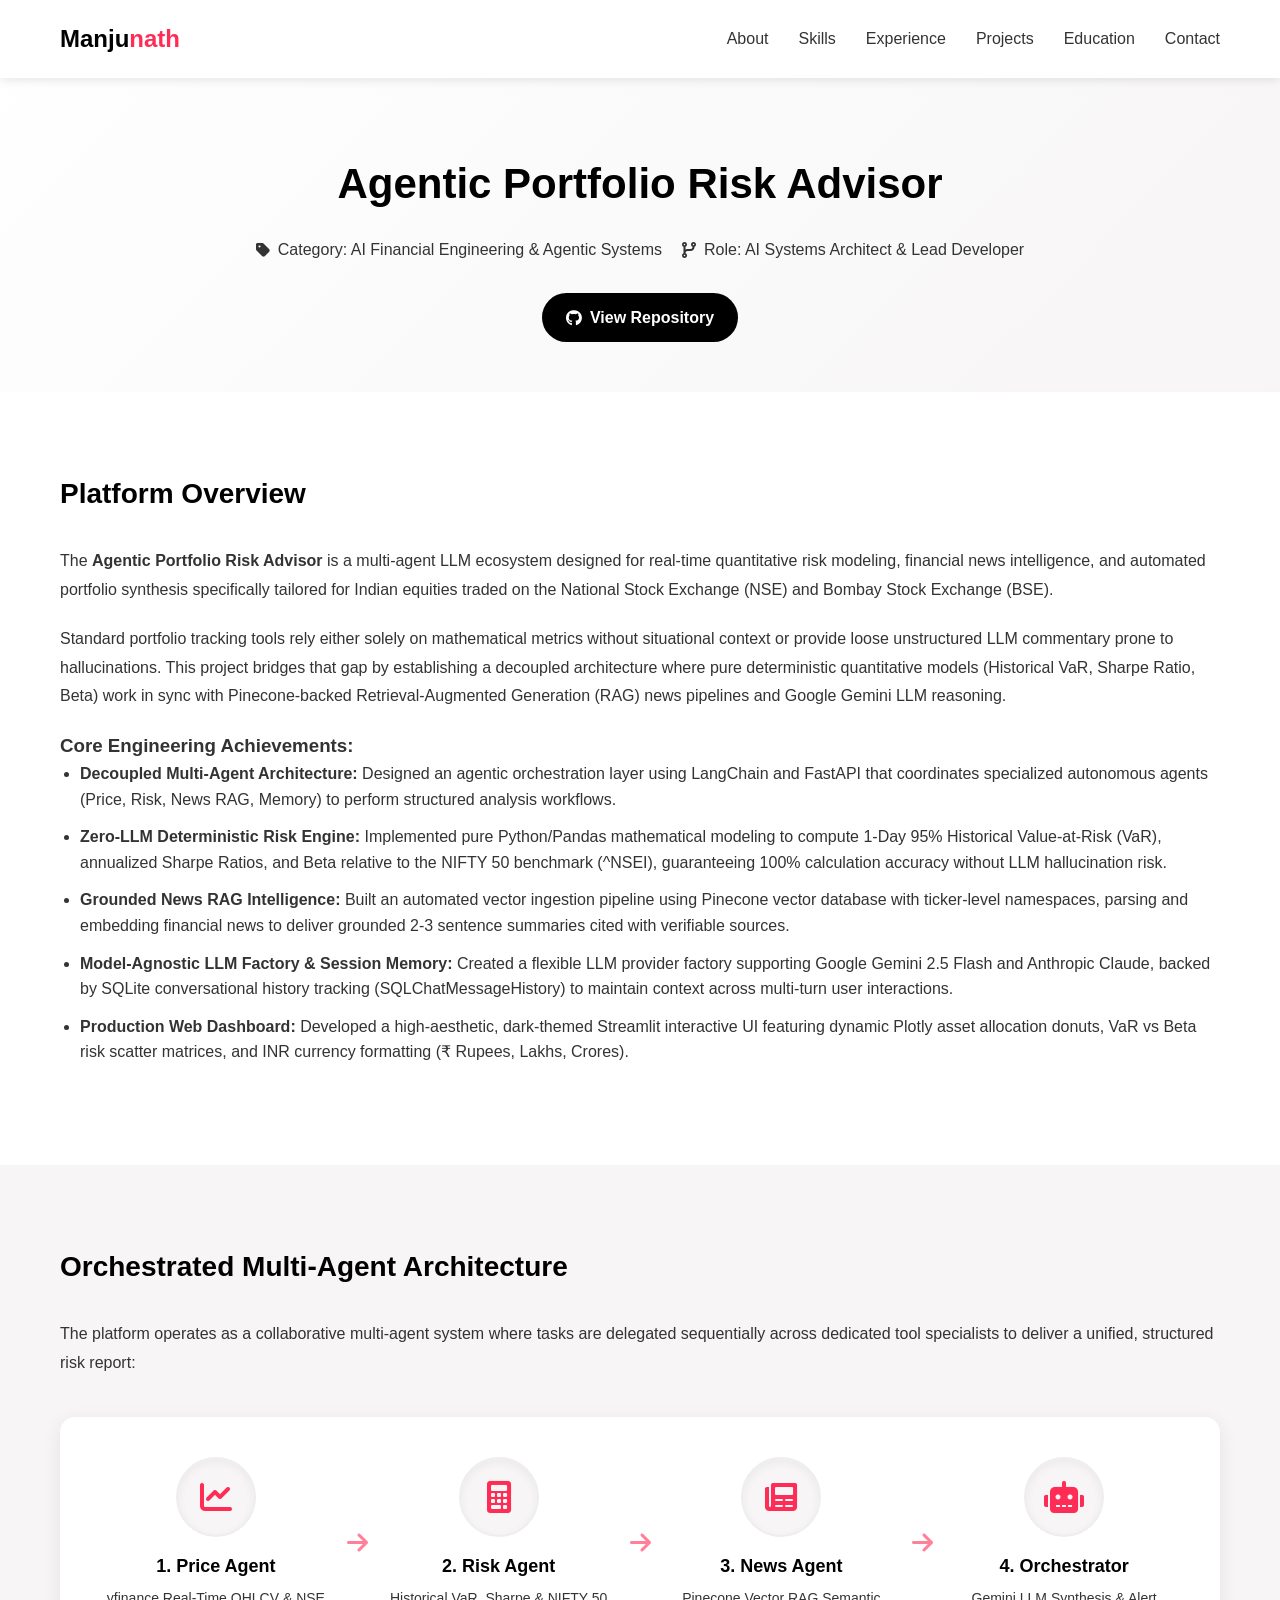
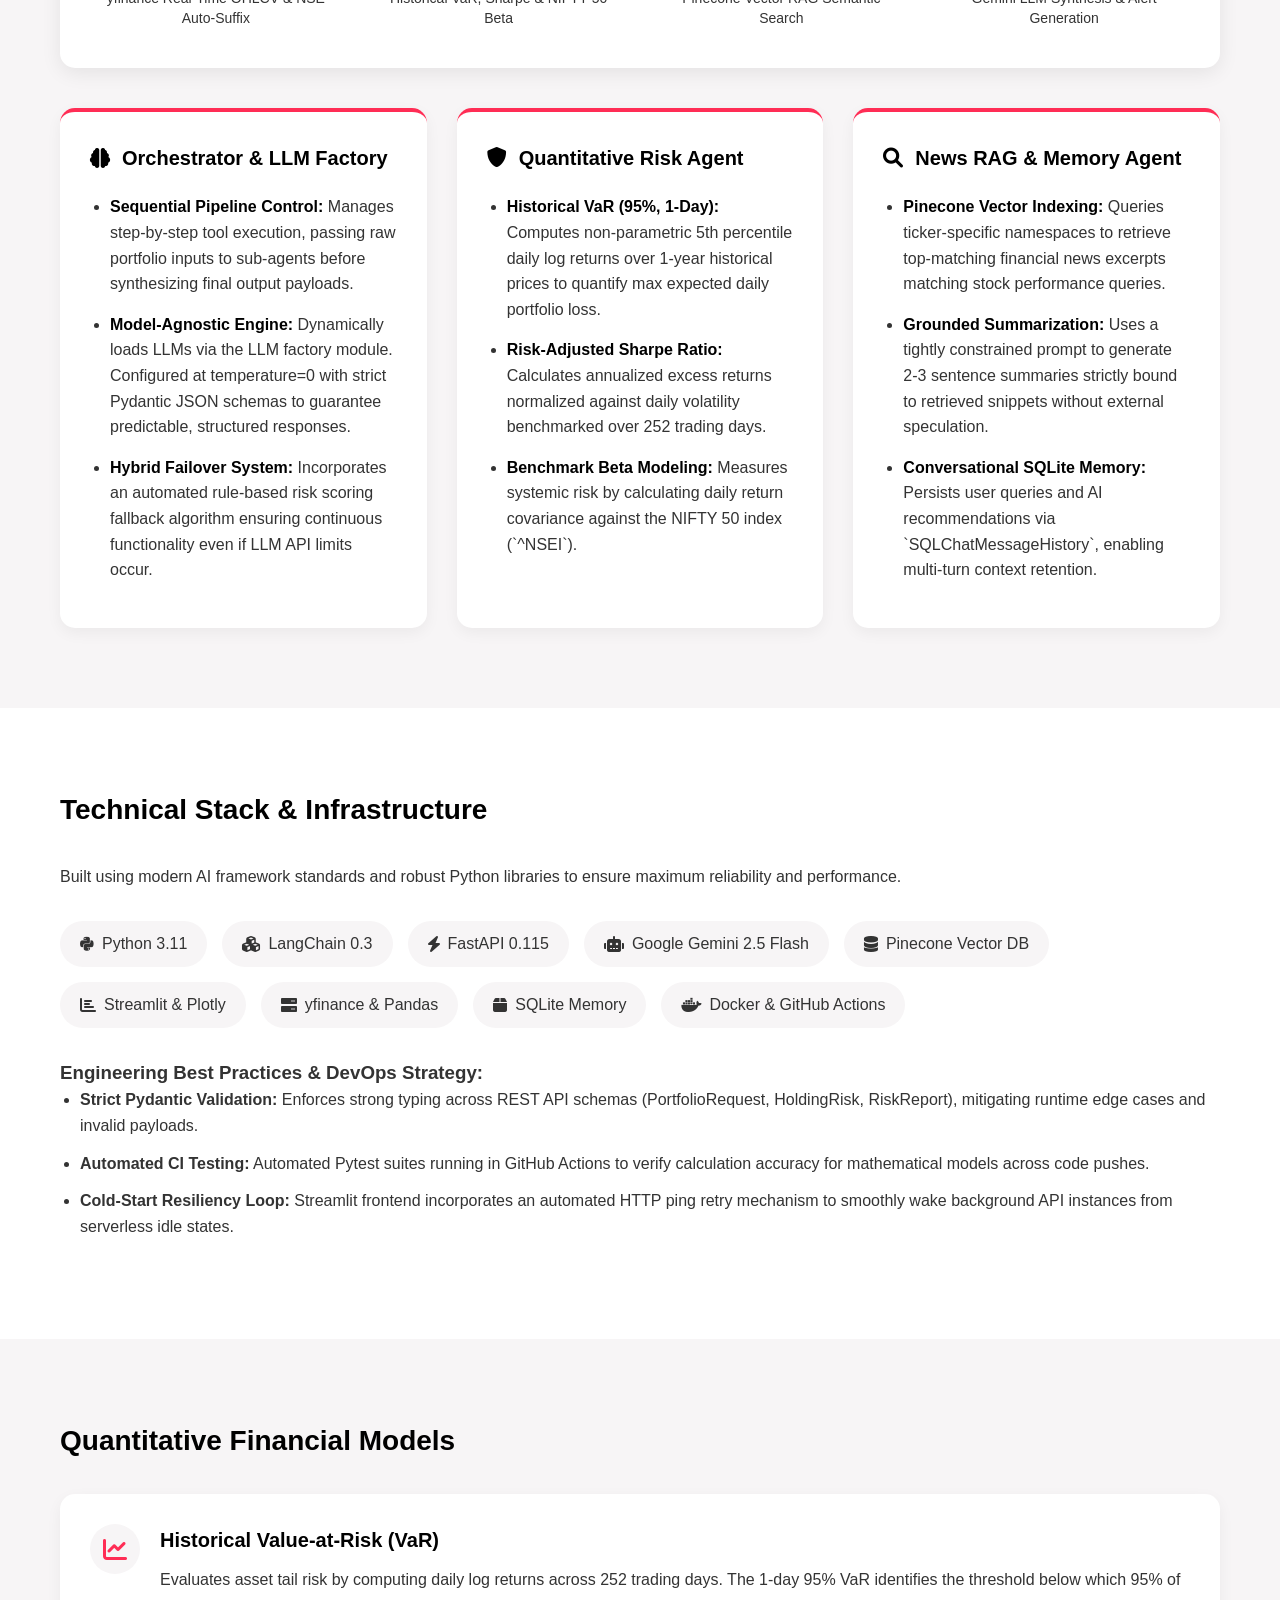
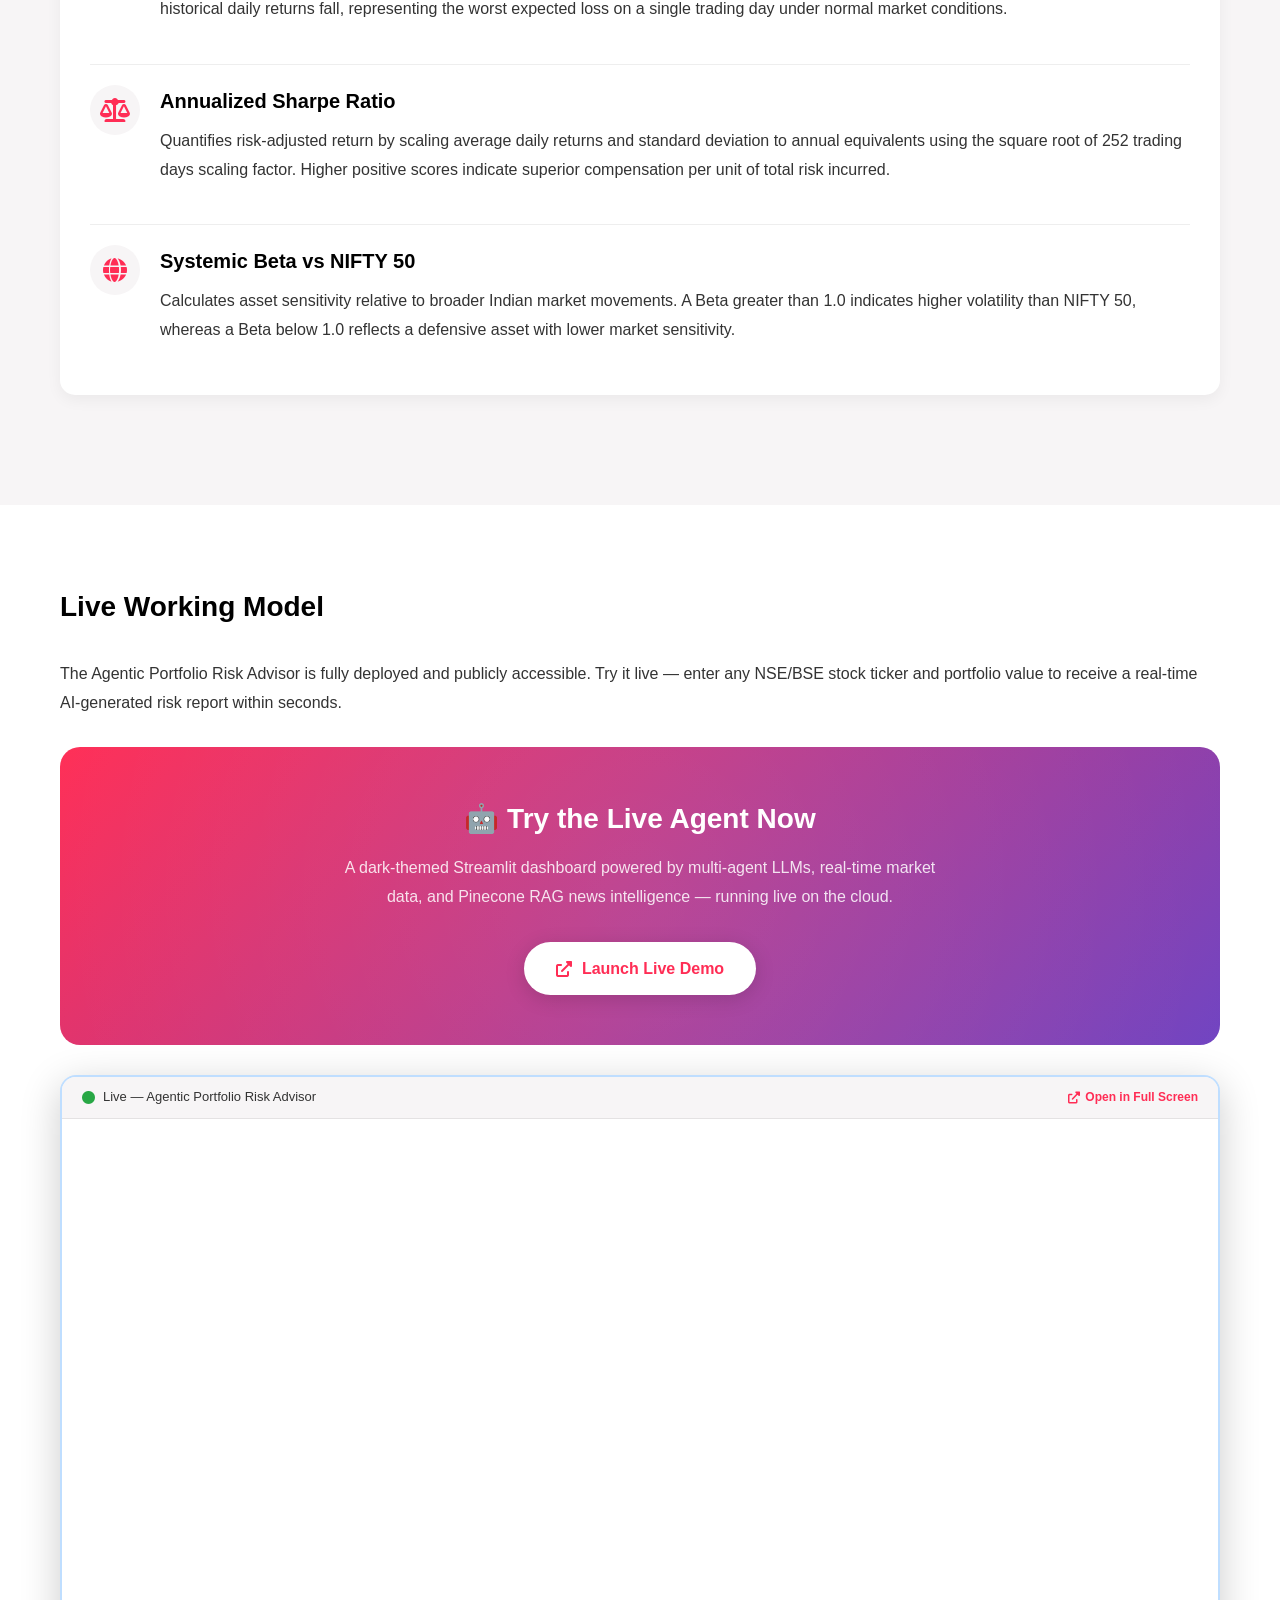
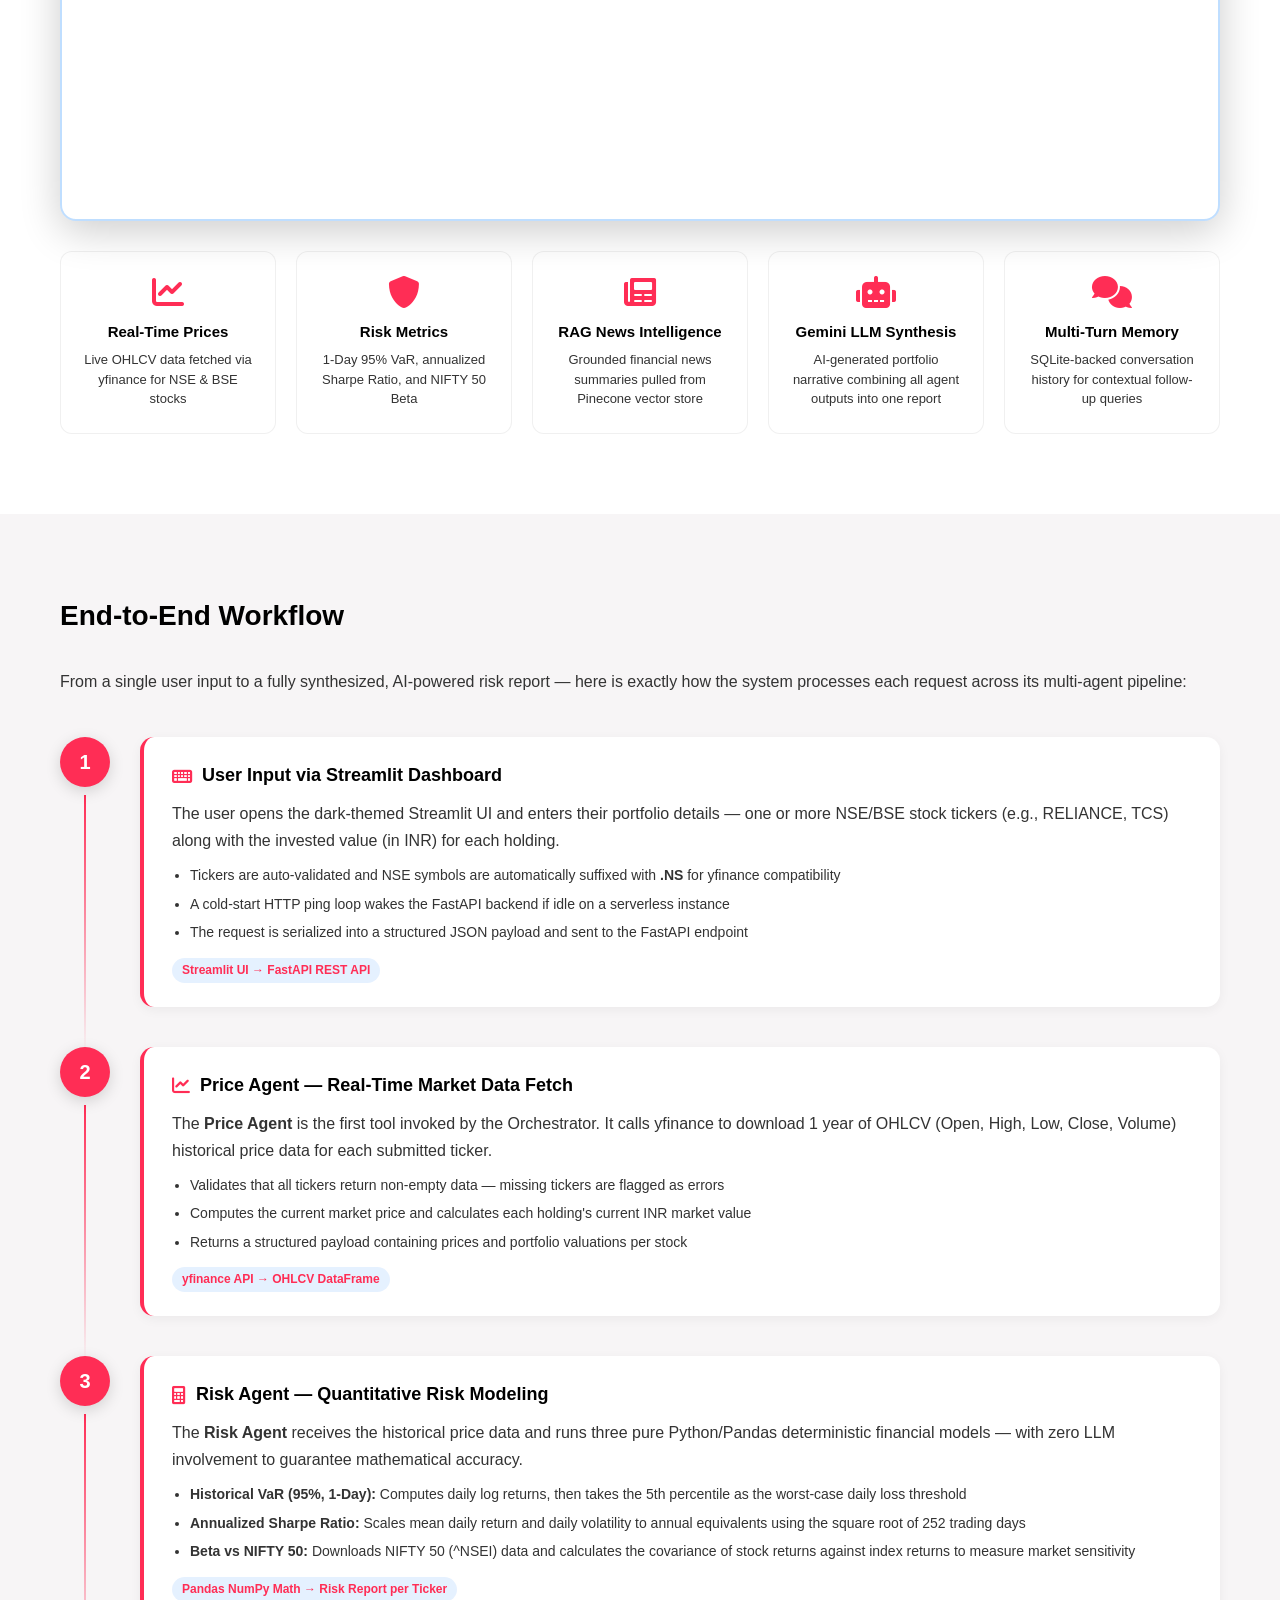
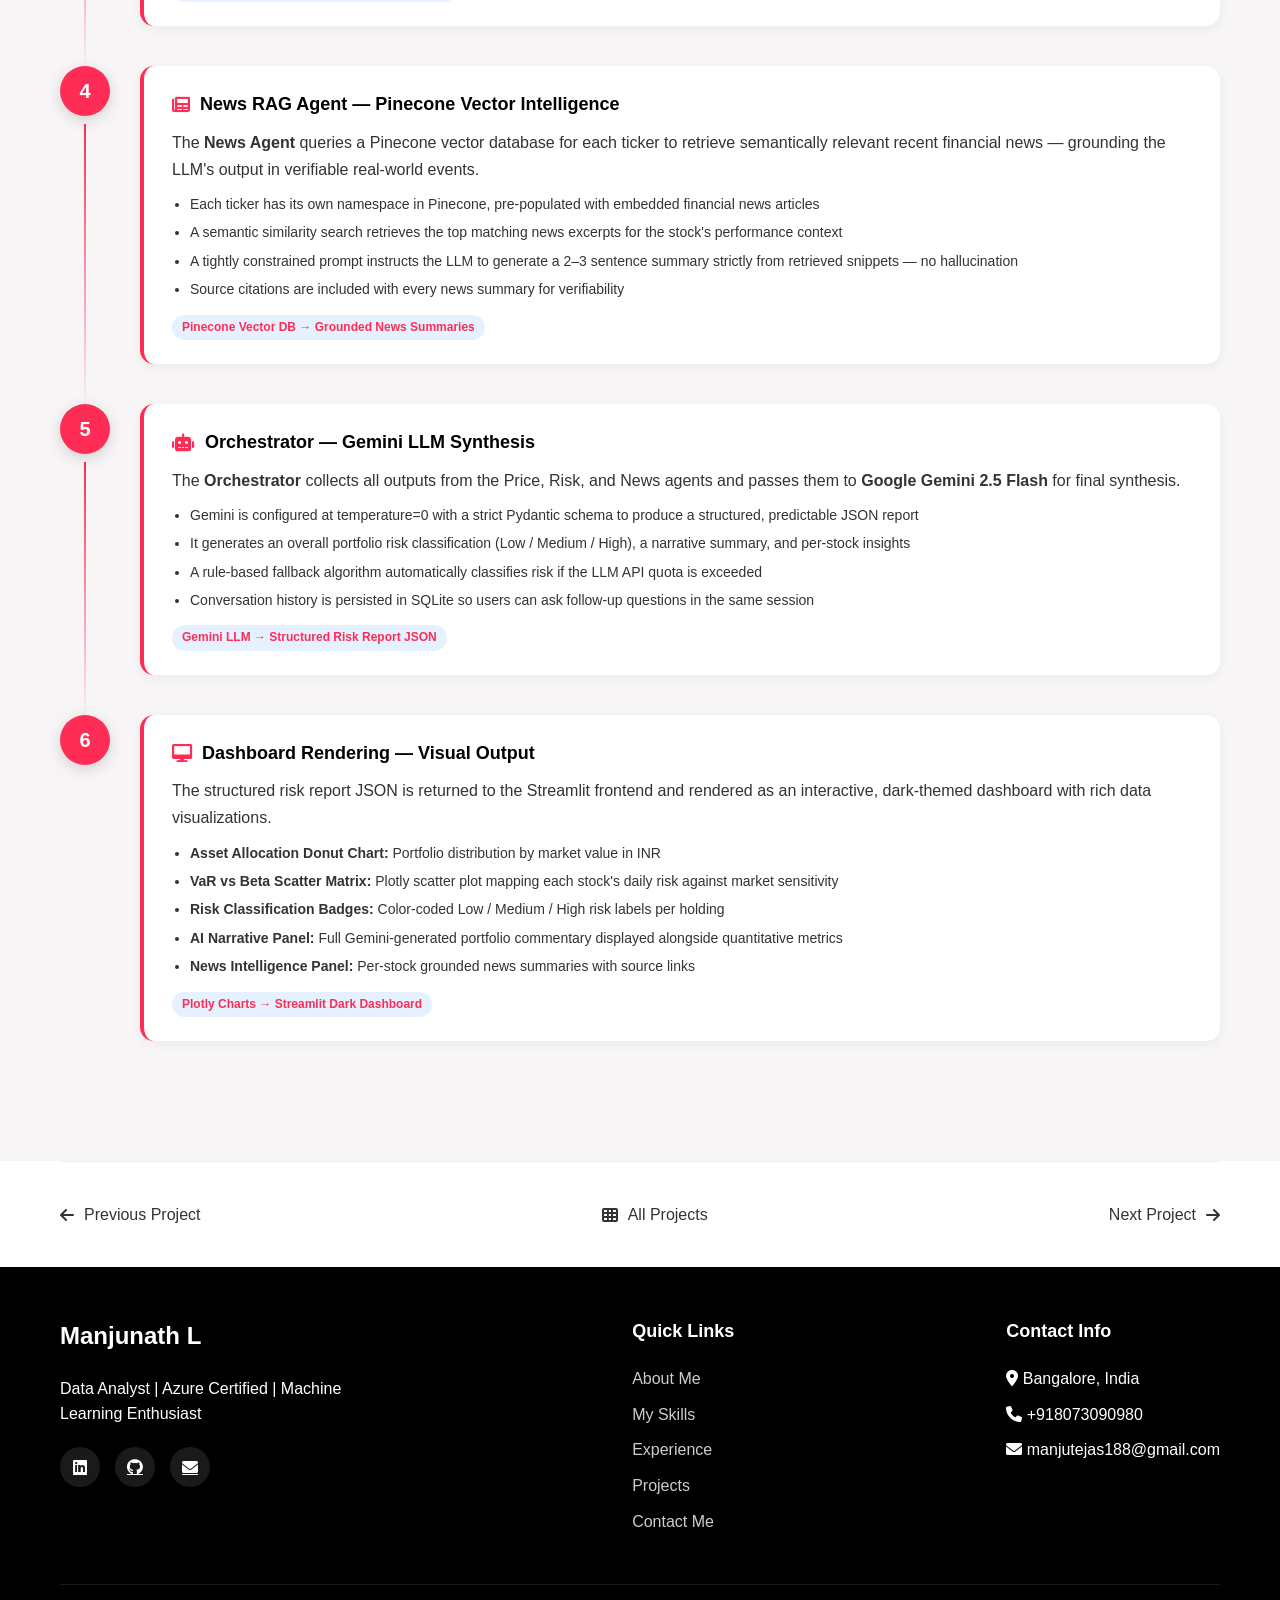
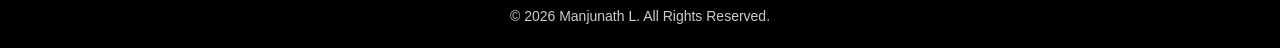
<file: Agentic Portfolio Risk Advisor.html>
<!DOCTYPE html>
<html lang="en">

<head>
    <meta charset="UTF-8">
    <meta name="viewport" content="width=device-width, initial-scale=1.0">
    <title>Agentic Portfolio Risk Advisor - Manjunath L</title>
    <link href="https://cdnjs.cloudflare.com/ajax/libs/font-awesome/6.0.0-beta3/css/all.min.css" rel="stylesheet">
    <link href="style.css" rel="stylesheet">
    <style>
        /* Additional styles for project details page */
        .contributions-header {
            padding: 150px 0 50px;
            background: linear-gradient(135deg, var(--primary) 0%, var(--secondary) 100%);
            text-align: center;
        }

        .contributions-header h1 {
            font-size: 42px;
            margin-bottom: 20px;
            color: var(--accent);
        }

        .contributions-meta {
            display: flex;
            justify-content: center;
            flex-wrap: wrap;
            gap: 20px;
            margin-bottom: 30px;
        }

        .contributions-meta-item {
            display: flex;
            align-items: center;
            gap: 8px;
            color: var(--text);
        }

        .contributions-content-section {
            padding: 80px 0;
        }

        .contributions-content-section:nth-child(even) {
            background-color: var(--secondary);
        }

        .contributions-section-title {
            font-size: 28px;
            margin-bottom: 30px;
            color: var(--accent);
        }

        .tech-stack {
            display: flex;
            flex-wrap: wrap;
            gap: 15px;
            margin: 30px 0;
        }

        .tech-item {
            background-color: var(--secondary);
            padding: 10px 20px;
            border-radius: 30px;
            font-weight: 500;
            display: flex;
            align-items: center;
            gap: 8px;
        }

        .contributions-nav {
            display: flex;
            justify-content: space-between;
            padding: 40px 0;
            border-top: 1px solid #eee;
        }

        .nav-btn {
            display: flex;
            align-items: center;
            gap: 10px;
            text-decoration: none;
            color: var(--text);
            font-weight: 500;
            transition: color 0.3s ease;
        }

        .nav-btn:hover {
            color: var(--highlight);
        }

        .contributions-insights {
            background-color: var(--primary);
            border-radius: 15px;
            padding: 30px;
            box-shadow: 0 5px 15px rgba(0, 0, 0, 0.05);
            margin: 30px 0;
        }

        .insight-item {
            display: flex;
            align-items: flex-start;
            gap: 20px;
            margin-bottom: 20px;
            padding-bottom: 20px;
            border-bottom: 1px solid #eee;
        }

        .insight-item:last-child {
            margin-bottom: 0;
            padding-bottom: 0;
            border-bottom: none;
        }

        .insight-icon {
            width: 50px;
            height: 50px;
            background-color: var(--secondary);
            border-radius: 50%;
            display: flex;
            align-items: center;
            justify-content: center;
            font-size: 24px;
            color: var(--highlight);
            flex-shrink: 0;
        }

        .insight-content {
            flex: 1;
        }

        .insight-title {
            font-size: 20px;
            margin-bottom: 10px;
            color: var(--accent);
        }

        .cta-buttons {
            display: flex;
            justify-content: center;
            gap: 15px;
            margin-top: 20px;
        }

        .contributions-content-section ul {
            padding-left: 20px;
            margin-bottom: 20px;
        }

        .contributions-content-section li {
            margin-bottom: 12px;
            line-height: 1.6;
            color: var(--text);
        }

        .contributions-content-section p {
            line-height: 1.8;
            margin-bottom: 20px;
            color: var(--text);
        }

        /* Architecture Flow & Grid Styles */
        .architecture-flow {
            display: flex;
            align-items: center;
            justify-content: space-between;
            background: var(--primary, #ffffff);
            padding: 40px;
            border-radius: 15px;
            margin: 40px 0;
            box-shadow: 0 5px 20px rgba(0, 0, 0, 0.08);
            flex-wrap: wrap;
            gap: 15px;
        }

        .flow-stage {
            text-align: center;
            flex: 1;
            min-width: 140px;
            position: relative;
        }

        .flow-icon {
            width: 80px;
            height: 80px;
            background: var(--secondary, #f8f9fa);
            color: var(--highlight, #007bff);
            border-radius: 50%;
            display: flex;
            align-items: center;
            justify-content: center;
            font-size: 32px;
            margin: 0 auto 15px;
            box-shadow: inset 0 3px 10px rgba(0, 0, 0, 0.05);
            border: 2px solid #eee;
            transition: transform 0.3s ease;
        }

        .flow-stage:hover .flow-icon {
            transform: scale(1.1);
            border-color: var(--highlight, #007bff);
        }

        .flow-stage h4 {
            margin: 0 0 8px;
            color: var(--accent, #333);
            font-size: 18px;
        }

        .flow-stage p {
            margin: 0;
            font-size: 14px;
            color: var(--text, #666);
            line-height: 1.4;
        }

        .flow-arrow {
            color: var(--highlight, #007bff);
            font-size: 24px;
            opacity: 0.6;
        }

        @media (max-width: 768px) {
            .architecture-flow {
                flex-direction: column;
            }

            .flow-arrow {
                transform: rotate(90deg);
                margin: 10px 0;
            }
        }

        .orchestration-grid {
            display: grid;
            grid-template-columns: repeat(auto-fit, minmax(320px, 1fr));
            gap: 30px;
            margin-top: 20px;
        }

        .orchestration-card {
            background: var(--primary, #ffffff);
            padding: 30px;
            border-radius: 15px;
            box-shadow: 0 5px 15px rgba(0, 0, 0, 0.05);
            border-top: 4px solid var(--highlight, #007bff);
            transition: transform 0.3s ease;
        }

        .orchestration-card:hover {
            transform: translateY(-5px);
        }

        .orchestration-card h3 {
            color: var(--accent, #333);
            margin-top: 0;
            display: flex;
            align-items: center;
            gap: 12px;
            font-size: 20px;
            margin-bottom: 20px;
        }

        .orchestration-card ul {
            padding-left: 20px;
            margin: 0;
        }

        .orchestration-card li {
            margin-bottom: 15px;
            line-height: 1.6;
            color: var(--text, #555);
        }

        .orchestration-card li strong {
            color: var(--accent, #333);
        }

        /* Live Demo Section */
        .demo-banner {
            background: linear-gradient(135deg, var(--highlight, #007bff) 0%, #6f42c1 100%);
            border-radius: 20px;
            padding: 50px 40px;
            text-align: center;
            margin: 30px 0;
            position: relative;
            overflow: hidden;
        }

        .demo-banner::before {
            content: '';
            position: absolute;
            top: -50%;
            left: -50%;
            width: 200%;
            height: 200%;
            background: radial-gradient(circle, rgba(255,255,255,0.08) 0%, transparent 60%);
            animation: pulse-glow 4s ease-in-out infinite;
        }

        @keyframes pulse-glow {
            0%, 100% { transform: scale(1); opacity: 0.5; }
            50% { transform: scale(1.1); opacity: 1; }
        }

        .demo-banner h3 {
            font-size: 28px;
            color: #fff;
            margin-bottom: 12px;
            position: relative;
        }

        .demo-banner p {
            color: rgba(255,255,255,0.85);
            font-size: 16px;
            max-width: 600px;
            margin: 0 auto 30px;
            position: relative;
        }

        .demo-btn {
            display: inline-flex;
            align-items: center;
            gap: 10px;
            background: #fff;
            color: var(--highlight, #007bff);
            padding: 14px 32px;
            border-radius: 50px;
            font-weight: 700;
            font-size: 16px;
            text-decoration: none;
            transition: transform 0.3s ease, box-shadow 0.3s ease;
            position: relative;
            box-shadow: 0 4px 20px rgba(0,0,0,0.15);
        }

        .demo-btn:hover {
            transform: translateY(-3px);
            box-shadow: 0 8px 30px rgba(0,0,0,0.25);
        }

        .demo-features {
            display: grid;
            grid-template-columns: repeat(auto-fit, minmax(200px, 1fr));
            gap: 20px;
            margin-top: 30px;
        }

        .demo-feature-card {
            background: var(--primary);
            border-radius: 12px;
            padding: 24px 20px;
            text-align: center;
            border: 1px solid rgba(0,0,0,0.06);
            transition: transform 0.3s ease;
        }

        .demo-feature-card:hover {
            transform: translateY(-4px);
        }

        .demo-feature-card i {
            font-size: 32px;
            color: var(--highlight);
            margin-bottom: 12px;
            display: block;
        }

        .demo-feature-card h4 {
            font-size: 15px;
            margin: 0 0 6px;
            color: var(--accent);
        }

        .demo-feature-card p {
            font-size: 13px;
            color: var(--text);
            margin: 0;
            line-height: 1.5;
        }

        /* Workflow Section */
        .workflow-steps {
            position: relative;
            margin: 40px 0;
        }

        .workflow-step {
            display: flex;
            gap: 30px;
            align-items: flex-start;
            margin-bottom: 40px;
            position: relative;
        }

        .workflow-step:not(:last-child)::after {
            content: '';
            position: absolute;
            left: 24px;
            top: 58px;
            width: 2px;
            height: calc(100% - 10px);
            background: linear-gradient(to bottom, var(--highlight), transparent);
        }

        .step-number {
            width: 50px;
            height: 50px;
            min-width: 50px;
            border-radius: 50%;
            background: var(--highlight);
            color: #fff;
            font-size: 20px;
            font-weight: 700;
            display: flex;
            align-items: center;
            justify-content: center;
            box-shadow: 0 4px 15px rgba(0,0,0,0.15);
            position: relative;
            z-index: 1;
        }

        .step-body {
            background: var(--primary);
            border-radius: 14px;
            padding: 24px 28px;
            flex: 1;
            border-left: 4px solid var(--highlight);
            box-shadow: 0 3px 12px rgba(0,0,0,0.05);
            transition: transform 0.3s ease;
        }

        .step-body:hover {
            transform: translateX(6px);
        }

        .step-body h4 {
            font-size: 18px;
            color: var(--accent);
            margin: 0 0 10px;
            display: flex;
            align-items: center;
            gap: 10px;
        }

        .step-body h4 i {
            color: var(--highlight);
        }

        .step-body p {
            margin: 0 0 10px;
            color: var(--text);
            line-height: 1.7;
        }

        .step-body ul {
            padding-left: 18px;
            margin: 0;
        }

        .step-body li {
            color: var(--text);
            line-height: 1.6;
            margin-bottom: 6px;
            font-size: 14px;
        }

        .step-tag {
            display: inline-block;
            background: rgba(0,123,255,0.1);
            color: var(--highlight);
            padding: 3px 10px;
            border-radius: 20px;
            font-size: 12px;
            font-weight: 600;
            margin-top: 8px;
        }

        /* Iframe Embed */
        .demo-iframe-wrapper {
            position: relative;
            margin: 30px 0;
            border-radius: 16px;
            overflow: hidden;
            box-shadow: 0 10px 40px rgba(0,0,0,0.2);
            border: 2px solid rgba(0,123,255,0.25);
        }

        .demo-iframe-wrapper iframe {
            width: 100%;
            height: 700px;
            border: none;
            display: block;
        }

        .iframe-overlay-bar {
            display: flex;
            align-items: center;
            justify-content: space-between;
            background: var(--secondary);
            padding: 10px 20px;
            border-bottom: 1px solid rgba(0,0,0,0.08);
        }

        .iframe-overlay-bar span {
            font-size: 13px;
            color: var(--text);
            display: flex;
            align-items: center;
            gap: 8px;
        }

        .iframe-overlay-bar span i {
            color: #28a745;
        }

        .iframe-open-btn {
            font-size: 12px;
            font-weight: 600;
            color: var(--highlight);
            text-decoration: none;
            display: flex;
            align-items: center;
            gap: 5px;
            transition: opacity 0.2s;
        }

        .iframe-open-btn:hover {
            opacity: 0.7;
        }
    </style>
</head>

<body>
    <!-- Header Section -->
    <header>
        <div class="container">
            <div class="navbar">
                <a href="index.html" class="logo">Manju<span>nath</span></a>
                <ul class="nav-links" id="navLinks">
                    <li><a href="index.html#about">About</a></li>
                    <li><a href="index.html#skills">Skills</a></li>
                    <li><a href="index.html#experience">Experience</a></li>
                    <li><a href="index.html#projects">Projects</a></li>
                    <li><a href="index.html#education">Education</a></li>
                    <li><a href="index.html#contact">Contact</a></li>
                </ul>
                <div class="nav-toggle" id="navToggle">
                    <i class="fas fa-bars"></i>
                </div>
            </div>
        </div>
    </header>

    <!-- Project Header -->
    <section class="contributions-header">
        <div class="container">
            <h1>Agentic Portfolio Risk Advisor</h1>
            <div class="contributions-meta">
                <div class="contributions-meta-item">
                    <i class="fas fa-tag"></i>
                    <span>Category: AI Financial Engineering & Agentic Systems</span>
                </div>
                <div class="contributions-meta-item">
                    <i class="fas fa-code-branch"></i>
                    <span>Role: AI Systems Architect & Lead Developer</span>
                </div>
            </div>
            <div class="cta-buttons">
                <a href="https://github.com/Manju080/Risk_Analysis_Agent" class="btn btn-primary" target="_blank">
                    <i class="fab fa-github"></i> View Repository
                </a>
            </div>
        </div>
    </section>

    <!-- Overview Section -->
    <section class="contributions-content-section">
        <div class="container">
            <h2 class="contributions-section-title">Platform Overview</h2>
            <p>The <strong>Agentic Portfolio Risk Advisor</strong> is a multi-agent LLM ecosystem designed for real-time
                quantitative risk modeling, financial news intelligence, and automated portfolio synthesis specifically
                tailored for Indian equities traded on the National Stock Exchange (NSE) and Bombay Stock Exchange
                (BSE).</p>

            <p>Standard portfolio tracking tools rely either solely on mathematical metrics without situational context
                or provide loose unstructured LLM commentary prone to hallucinations. This project bridges that gap by
                establishing a decoupled architecture where pure deterministic quantitative models (Historical VaR,
                Sharpe Ratio, Beta) work in sync with Pinecone-backed Retrieval-Augmented Generation (RAG) news
                pipelines and Google Gemini LLM reasoning.</p>

            <h3>Core Engineering Achievements:</h3>
            <ul>
                <li><strong>Decoupled Multi-Agent Architecture:</strong> Designed an agentic orchestration layer using
                    LangChain and FastAPI that coordinates specialized autonomous agents (Price, Risk, News RAG, Memory)
                    to perform structured analysis workflows.</li>
                <li><strong>Zero-LLM Deterministic Risk Engine:</strong> Implemented pure Python/Pandas mathematical
                    modeling to compute 1-Day 95% Historical Value-at-Risk (VaR), annualized Sharpe Ratios, and Beta
                    relative to the NIFTY 50 benchmark (^NSEI), guaranteeing 100% calculation accuracy without LLM
                    hallucination risk.</li>
                <li><strong>Grounded News RAG Intelligence:</strong> Built an automated vector ingestion pipeline using
                    Pinecone vector database with ticker-level namespaces, parsing and embedding financial news to
                    deliver grounded 2-3 sentence summaries cited with verifiable sources.</li>
                <li><strong>Model-Agnostic LLM Factory & Session Memory:</strong> Created a flexible LLM provider
                    factory supporting Google Gemini 2.5 Flash and Anthropic Claude, backed by SQLite conversational
                    history tracking (SQLChatMessageHistory) to maintain context across multi-turn user interactions.
                </li>
                <li><strong>Production Web Dashboard:</strong> Developed a high-aesthetic, dark-themed Streamlit
                    interactive UI featuring dynamic Plotly asset allocation donuts, VaR vs Beta risk scatter matrices,
                    and INR currency formatting (₹ Rupees, Lakhs, Crores).</li>
            </ul>
        </div>
    </section>

    <!-- Architecture Flow & Multi-Agent Grid -->
    <section class="contributions-content-section">
        <div class="container">
            <h2 class="contributions-section-title">Orchestrated Multi-Agent Architecture</h2>

            <p style="font-size: 16px; margin-bottom: 20px;">The platform operates as a collaborative multi-agent system
                where tasks are delegated sequentially across dedicated tool specialists to deliver a unified,
                structured risk report:</p>

            <!-- Visual Flow Diagram -->
            <div class="architecture-flow">
                <div class="flow-stage">
                    <div class="flow-icon"><i class="fas fa-chart-line"></i></div>
                    <h4>1. Price Agent</h4>
                    <p>yfinance Real-Time OHLCV & NSE Auto-Suffix</p>
                </div>
                <div class="flow-arrow"><i class="fas fa-arrow-right"></i></div>
                <div class="flow-stage">
                    <div class="flow-icon"><i class="fas fa-calculator"></i></div>
                    <h4>2. Risk Agent</h4>
                    <p>Historical VaR, Sharpe & NIFTY 50 Beta</p>
                </div>
                <div class="flow-arrow"><i class="fas fa-arrow-right"></i></div>
                <div class="flow-stage">
                    <div class="flow-icon"><i class="fas fa-newspaper"></i></div>
                    <h4>3. News Agent</h4>
                    <p>Pinecone Vector RAG Semantic Search</p>
                </div>
                <div class="flow-arrow"><i class="fas fa-arrow-right"></i></div>
                <div class="flow-stage">
                    <div class="flow-icon"><i class="fas fa-robot"></i></div>
                    <h4>4. Orchestrator</h4>
                    <p>Gemini LLM Synthesis & Alert Generation</p>
                </div>
            </div>

            <!-- Detailed Explanation Grid -->
            <div class="orchestration-grid">

                <div class="orchestration-card">
                    <h3><i class="fas fa-brain"></i> Orchestrator & LLM Factory</h3>
                    <ul>
                        <li><strong>Sequential Pipeline Control:</strong> Manages step-by-step tool execution, passing
                            raw portfolio inputs to sub-agents before synthesizing final output payloads.</li>
                        <li><strong>Model-Agnostic Engine:</strong> Dynamically loads LLMs via the LLM factory module.
                            Configured at temperature=0 with strict Pydantic JSON schemas to guarantee predictable,
                            structured responses.</li>
                        <li><strong>Hybrid Failover System:</strong> Incorporates an automated rule-based risk scoring
                            fallback algorithm ensuring continuous functionality even if LLM API
                            limits occur.</li>
                    </ul>
                </div>

                <div class="orchestration-card">
                    <h3><i class="fas fa-shield-alt"></i> Quantitative Risk Agent</h3>
                    <ul>
                        <li><strong>Historical VaR (95%, 1-Day):</strong> Computes non-parametric 5th percentile daily
                            log returns over 1-year historical prices to quantify max expected daily portfolio loss.
                        </li>
                        <li><strong>Risk-Adjusted Sharpe Ratio:</strong> Calculates annualized excess returns normalized
                            against daily volatility benchmarked over 252 trading days.</li>
                        <li><strong>Benchmark Beta Modeling:</strong> Measures systemic risk by calculating daily return
                            covariance against the NIFTY 50 index (`^NSEI`).</li>
                    </ul>
                </div>

                <div class="orchestration-card">
                    <h3><i class="fas fa-search"></i> News RAG & Memory Agent</h3>
                    <ul>
                        <li><strong>Pinecone Vector Indexing:</strong> Queries ticker-specific namespaces to retrieve
                            top-matching financial news excerpts matching stock performance queries.</li>
                        <li><strong>Grounded Summarization:</strong> Uses a tightly constrained prompt to generate 2-3
                            sentence summaries strictly bound to retrieved snippets without external speculation.</li>
                        <li><strong>Conversational SQLite Memory:</strong> Persists user queries and AI recommendations
                            via `SQLChatMessageHistory`, enabling multi-turn context retention.</li>
                    </ul>
                </div>

            </div>
        </div>
    </section>

    <!-- Technical Details & Stack -->
    <section class="contributions-content-section">
        <div class="container">
            <h2 class="contributions-section-title">Technical Stack & Infrastructure</h2>
            <p>Built using modern AI framework standards and robust Python libraries to ensure maximum reliability and
                performance.</p>

            <div class="tech-stack">
                <div class="tech-item"><i class="fab fa-python"></i> Python 3.11</div>
                <div class="tech-item"><i class="fas fa-cubes"></i> LangChain 0.3</div>
                <div class="tech-item"><i class="fas fa-bolt"></i> FastAPI 0.115</div>
                <div class="tech-item"><i class="fas fa-robot"></i> Google Gemini 2.5 Flash</div>
                <div class="tech-item"><i class="fas fa-database"></i> Pinecone Vector DB</div>
                <div class="tech-item"><i class="fas fa-chart-bar"></i> Streamlit & Plotly</div>
                <div class="tech-item"><i class="fas fa-server"></i> yfinance & Pandas</div>
                <div class="tech-item"><i class="fas fa-box"></i> SQLite Memory</div>
                <div class="tech-item"><i class="fab fa-docker"></i> Docker & GitHub Actions</div>
            </div>

            <h3>Engineering Best Practices & DevOps Strategy:</h3>
            <ul>
                <li><strong>Strict Pydantic Validation:</strong> Enforces strong typing across REST API schemas
                    (PortfolioRequest, HoldingRisk, RiskReport), mitigating runtime edge cases and invalid
                    payloads.</li>
                <li><strong>Automated CI Testing:</strong> Automated Pytest suites running in GitHub Actions to verify
                    calculation accuracy for mathematical models across code pushes.</li>
                <li><strong>Cold-Start Resiliency Loop:</strong> Streamlit frontend incorporates an automated HTTP ping
                    retry mechanism to smoothly wake background API instances from serverless idle states.</li>
            </ul>
        </div>
    </section>

    <!-- Financial Engineering Models -->
    <section class="contributions-content-section">
        <div class="container">
            <h2 class="contributions-section-title">Quantitative Financial Models</h2>

            <div class="contributions-insights">
                <div class="insight-item">
                    <div class="insight-icon"><i class="fas fa-chart-line"></i></div>
                    <div class="insight-content">
                        <h3 class="insight-title">Historical Value-at-Risk (VaR)</h3>
                        <p>Evaluates asset tail risk by computing daily log returns across 252 trading days.
                            The 1-day 95% VaR identifies the threshold below which 95% of historical daily
                            returns fall, representing the worst expected loss on a single trading day under normal
                            market conditions.</p>
                    </div>
                </div>

                <div class="insight-item">
                    <div class="insight-icon"><i class="fas fa-balance-scale"></i></div>
                    <div class="insight-content">
                        <h3 class="insight-title">Annualized Sharpe Ratio</h3>
                        <p>Quantifies risk-adjusted return by scaling average daily returns and standard deviation to
                            annual equivalents using the square root of 252 trading days scaling factor. Higher positive
                            scores indicate superior compensation per unit of total risk incurred.</p>
                    </div>
                </div>

                <div class="insight-item">
                    <div class="insight-icon"><i class="fas fa-globe"></i></div>
                    <div class="insight-content">
                        <h3 class="insight-title">Systemic Beta vs NIFTY 50</h3>
                        <p>Calculates asset sensitivity relative to broader Indian market movements. A Beta greater than
                            1.0 indicates higher volatility than NIFTY 50, whereas a Beta below 1.0 reflects a
                            defensive asset with lower market sensitivity.</p>
                    </div>
                </div>
            </div>
        </div>
    </section>

    <!-- Live Working Model Section -->
    <section class="contributions-content-section">
        <div class="container">
            <h2 class="contributions-section-title">Live Working Model</h2>
            <p>The Agentic Portfolio Risk Advisor is fully deployed and publicly accessible. Try it live — enter any
                NSE/BSE stock ticker and portfolio value to receive a real-time AI-generated risk report within seconds.</p>

            <div class="demo-banner">
                <h3>🤖 Try the Live Agent Now</h3>
                <p>A dark-themed Streamlit dashboard powered by multi-agent LLMs, real-time market data, and
                    Pinecone RAG news intelligence — running live on the cloud.</p>
                <a href="https://riskanalysisagentgit-rgyctpx8pabuaxv9u5mrqx.streamlit.app/"
                    class="demo-btn" target="_blank">
                    <i class="fas fa-external-link-alt"></i> Launch Live Demo
                </a>
            </div>

            <!-- Embedded Live App -->
            <div class="demo-iframe-wrapper">
                <div class="iframe-overlay-bar">
                    <span><i class="fas fa-circle"></i> Live &mdash; Agentic Portfolio Risk Advisor</span>
                    <a href="https://riskanalysisagentgit-rgyctpx8pabuaxv9u5mrqx.streamlit.app/"
                        class="iframe-open-btn" target="_blank">
                        <i class="fas fa-external-link-alt"></i> Open in Full Screen
                    </a>
                </div>
                <iframe
                    src="https://riskanalysisagentgit-rgyctpx8pabuaxv9u5mrqx.streamlit.app/?embed=true"
                    title="Agentic Portfolio Risk Advisor - Live Demo"
                    allow="camera; microphone; fullscreen"
                    loading="lazy">
                </iframe>
            </div>

            <div class="demo-features">
                <div class="demo-feature-card">
                    <i class="fas fa-chart-line"></i>
                    <h4>Real-Time Prices</h4>
                    <p>Live OHLCV data fetched via yfinance for NSE &amp; BSE stocks</p>
                </div>
                <div class="demo-feature-card">
                    <i class="fas fa-shield-alt"></i>
                    <h4>Risk Metrics</h4>
                    <p>1-Day 95% VaR, annualized Sharpe Ratio, and NIFTY 50 Beta</p>
                </div>
                <div class="demo-feature-card">
                    <i class="fas fa-newspaper"></i>
                    <h4>RAG News Intelligence</h4>
                    <p>Grounded financial news summaries pulled from Pinecone vector store</p>
                </div>
                <div class="demo-feature-card">
                    <i class="fas fa-robot"></i>
                    <h4>Gemini LLM Synthesis</h4>
                    <p>AI-generated portfolio narrative combining all agent outputs into one report</p>
                </div>
                <div class="demo-feature-card">
                    <i class="fas fa-comments"></i>
                    <h4>Multi-Turn Memory</h4>
                    <p>SQLite-backed conversation history for contextual follow-up queries</p>
                </div>
            </div>
        </div>
    </section>

    <!-- End-to-End Workflow Section -->
    <section class="contributions-content-section">
        <div class="container">
            <h2 class="contributions-section-title">End-to-End Workflow</h2>
            <p>From a single user input to a fully synthesized, AI-powered risk report — here is exactly how the system
                processes each request across its multi-agent pipeline:</p>

            <div class="workflow-steps">

                <div class="workflow-step">
                    <div class="step-number">1</div>
                    <div class="step-body">
                        <h4><i class="fas fa-keyboard"></i> User Input via Streamlit Dashboard</h4>
                        <p>The user opens the dark-themed Streamlit UI and enters their portfolio details — one or more
                            NSE/BSE stock tickers (e.g., RELIANCE, TCS) along with the invested value (in INR) for each
                            holding.</p>
                        <ul>
                            <li>Tickers are auto-validated and NSE symbols are automatically suffixed with <strong>.NS</strong> for yfinance compatibility</li>
                            <li>A cold-start HTTP ping loop wakes the FastAPI backend if idle on a serverless instance</li>
                            <li>The request is serialized into a structured JSON payload and sent to the FastAPI endpoint</li>
                        </ul>
                        <span class="step-tag">Streamlit UI &rarr; FastAPI REST API</span>
                    </div>
                </div>

                <div class="workflow-step">
                    <div class="step-number">2</div>
                    <div class="step-body">
                        <h4><i class="fas fa-chart-line"></i> Price Agent — Real-Time Market Data Fetch</h4>
                        <p>The <strong>Price Agent</strong> is the first tool invoked by the Orchestrator. It calls yfinance
                            to download 1 year of OHLCV (Open, High, Low, Close, Volume) historical price data for each
                            submitted ticker.</p>
                        <ul>
                            <li>Validates that all tickers return non-empty data — missing tickers are flagged as errors</li>
                            <li>Computes the current market price and calculates each holding's current INR market value</li>
                            <li>Returns a structured payload containing prices and portfolio valuations per stock</li>
                        </ul>
                        <span class="step-tag">yfinance API &rarr; OHLCV DataFrame</span>
                    </div>
                </div>

                <div class="workflow-step">
                    <div class="step-number">3</div>
                    <div class="step-body">
                        <h4><i class="fas fa-calculator"></i> Risk Agent — Quantitative Risk Modeling</h4>
                        <p>The <strong>Risk Agent</strong> receives the historical price data and runs three pure
                            Python/Pandas deterministic financial models — with zero LLM involvement to guarantee
                            mathematical accuracy.</p>
                        <ul>
                            <li><strong>Historical VaR (95%, 1-Day):</strong> Computes daily log returns, then takes the 5th percentile as the worst-case daily loss threshold</li>
                            <li><strong>Annualized Sharpe Ratio:</strong> Scales mean daily return and daily volatility to annual equivalents using the square root of 252 trading days</li>
                            <li><strong>Beta vs NIFTY 50:</strong> Downloads NIFTY 50 (^NSEI) data and calculates the covariance of stock returns against index returns to measure market sensitivity</li>
                        </ul>
                        <span class="step-tag">Pandas NumPy Math &rarr; Risk Report per Ticker</span>
                    </div>
                </div>

                <div class="workflow-step">
                    <div class="step-number">4</div>
                    <div class="step-body">
                        <h4><i class="fas fa-newspaper"></i> News RAG Agent — Pinecone Vector Intelligence</h4>
                        <p>The <strong>News Agent</strong> queries a Pinecone vector database for each ticker to retrieve
                            semantically relevant recent financial news — grounding the LLM's output in verifiable
                            real-world events.</p>
                        <ul>
                            <li>Each ticker has its own namespace in Pinecone, pre-populated with embedded financial news articles</li>
                            <li>A semantic similarity search retrieves the top matching news excerpts for the stock's performance context</li>
                            <li>A tightly constrained prompt instructs the LLM to generate a 2–3 sentence summary strictly from retrieved snippets — no hallucination</li>
                            <li>Source citations are included with every news summary for verifiability</li>
                        </ul>
                        <span class="step-tag">Pinecone Vector DB &rarr; Grounded News Summaries</span>
                    </div>
                </div>

                <div class="workflow-step">
                    <div class="step-number">5</div>
                    <div class="step-body">
                        <h4><i class="fas fa-robot"></i> Orchestrator — Gemini LLM Synthesis</h4>
                        <p>The <strong>Orchestrator</strong> collects all outputs from the Price, Risk, and News agents
                            and passes them to <strong>Google Gemini 2.5 Flash</strong> for final synthesis.</p>
                        <ul>
                            <li>Gemini is configured at temperature=0 with a strict Pydantic schema to produce a structured, predictable JSON report</li>
                            <li>It generates an overall portfolio risk classification (Low / Medium / High), a narrative summary, and per-stock insights</li>
                            <li>A rule-based fallback algorithm automatically classifies risk if the LLM API quota is exceeded</li>
                            <li>Conversation history is persisted in SQLite so users can ask follow-up questions in the same session</li>
                        </ul>
                        <span class="step-tag">Gemini LLM &rarr; Structured Risk Report JSON</span>
                    </div>
                </div>

                <div class="workflow-step">
                    <div class="step-number">6</div>
                    <div class="step-body">
                        <h4><i class="fas fa-desktop"></i> Dashboard Rendering — Visual Output</h4>
                        <p>The structured risk report JSON is returned to the Streamlit frontend and rendered as an
                            interactive, dark-themed dashboard with rich data visualizations.</p>
                        <ul>
                            <li><strong>Asset Allocation Donut Chart:</strong> Portfolio distribution by market value in INR</li>
                            <li><strong>VaR vs Beta Scatter Matrix:</strong> Plotly scatter plot mapping each stock's daily risk against market sensitivity</li>
                            <li><strong>Risk Classification Badges:</strong> Color-coded Low / Medium / High risk labels per holding</li>
                            <li><strong>AI Narrative Panel:</strong> Full Gemini-generated portfolio commentary displayed alongside quantitative metrics</li>
                            <li><strong>News Intelligence Panel:</strong> Per-stock grounded news summaries with source links</li>
                        </ul>
                        <span class="step-tag">Plotly Charts &rarr; Streamlit Dark Dashboard</span>
                    </div>
                </div>

            </div>
        </div>
    </section>

    <!-- Navigation Bar -->
    <div class="container">
        <div class="contributions-nav">
            <a href="pandas-contri.html" class="nav-btn">
                <i class="fas fa-arrow-left"></i>
                Previous Project
            </a>
            <a href="index.html#projects" class="nav-btn">
                <i class="fas fa-th"></i>
                All Projects
            </a>
            <a href="zomato-project.html" class="nav-btn">
                Next Project
                <i class="fas fa-arrow-right"></i>
            </a>
        </div>
    </div>

    <!-- Footer -->
    <footer>
        <div class="container">
            <div class="footer-content">
                <div class="footer-about">
                    <div class="footer-logo">Manjunath L</div>
                    <p>Data Analyst | Azure Certified | Machine Learning Enthusiast</p>
                    <div class="social-links">
                        <a href="https://www.linkedin.com/in/manjunath-l-4771a6202/" target="_blank"><i
                                class="fab fa-linkedin"></i></a>
                        <a href="https://github.com/Manju080" target="_blank"><i class="fab fa-github"></i></a>
                        <a href="mailto:manjutejas188@gmail.com"><i class="fas fa-envelope"></i></a>
                    </div>
                </div>
                <div class="footer-links">
                    <h3>Quick Links</h3>
                    <ul>
                        <li><a href="index.html#about">About Me</a></li>
                        <li><a href="index.html#skills">My Skills</a></li>
                        <li><a href="index.html#experience">Experience</a></li>
                        <li><a href="index.html#projects">Projects</a></li>
                        <li><a href="mailto:manjutejas188@gmail.com">Contact Me</a></li>
                    </ul>
                </div>
                <div class="footer-links">
                    <h3>Contact Info</h3>
                    <ul>
                        <li><i class="fas fa-map-marker-alt"></i> Bangalore, India</li>
                        <li><i class="fas fa-phone"></i> +918073090980</li>
                        <li><i class="fas fa-envelope"></i> manjutejas188@gmail.com</li>
                    </ul>
                </div>
            </div>
            <div class="copyright">
                © 2026 Manjunath L. All Rights Reserved.
            </div>
        </div>
    </footer>

    <script src="script.js"></script>
</body>

</html>
</file>
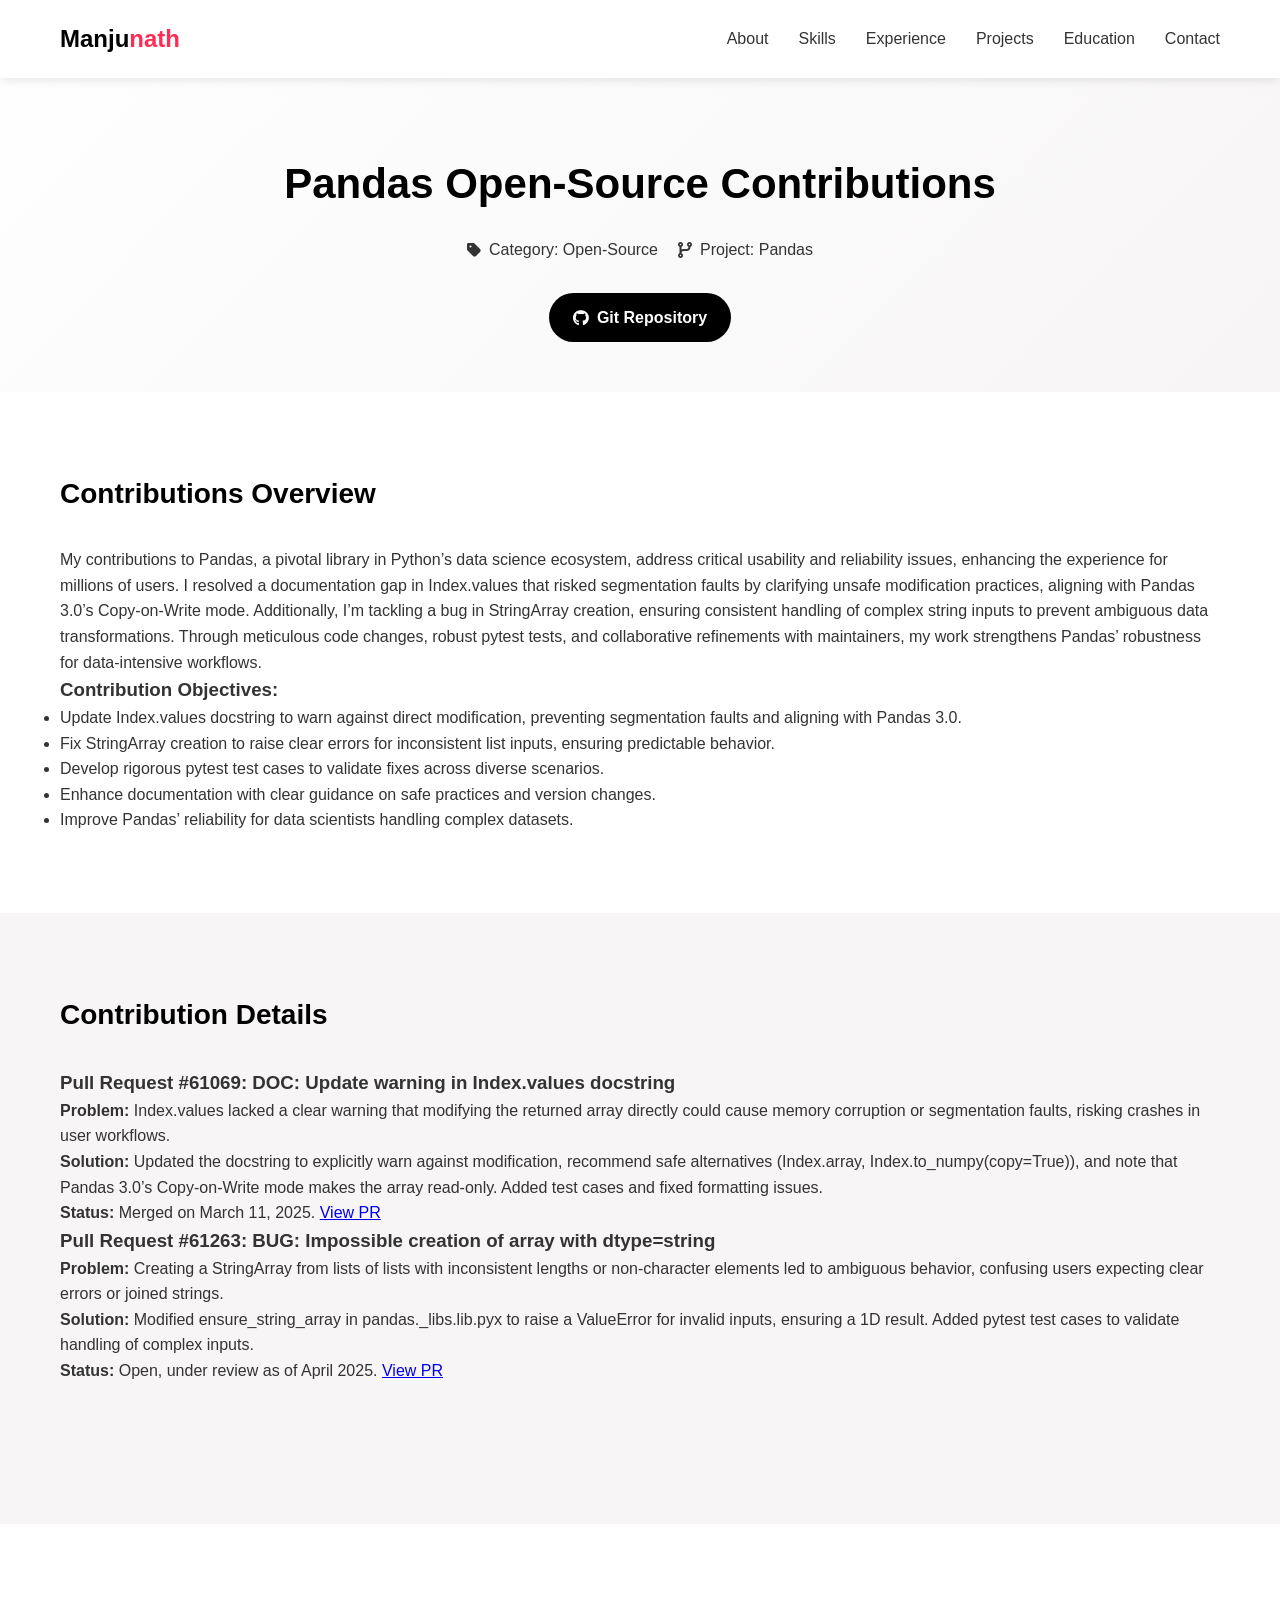
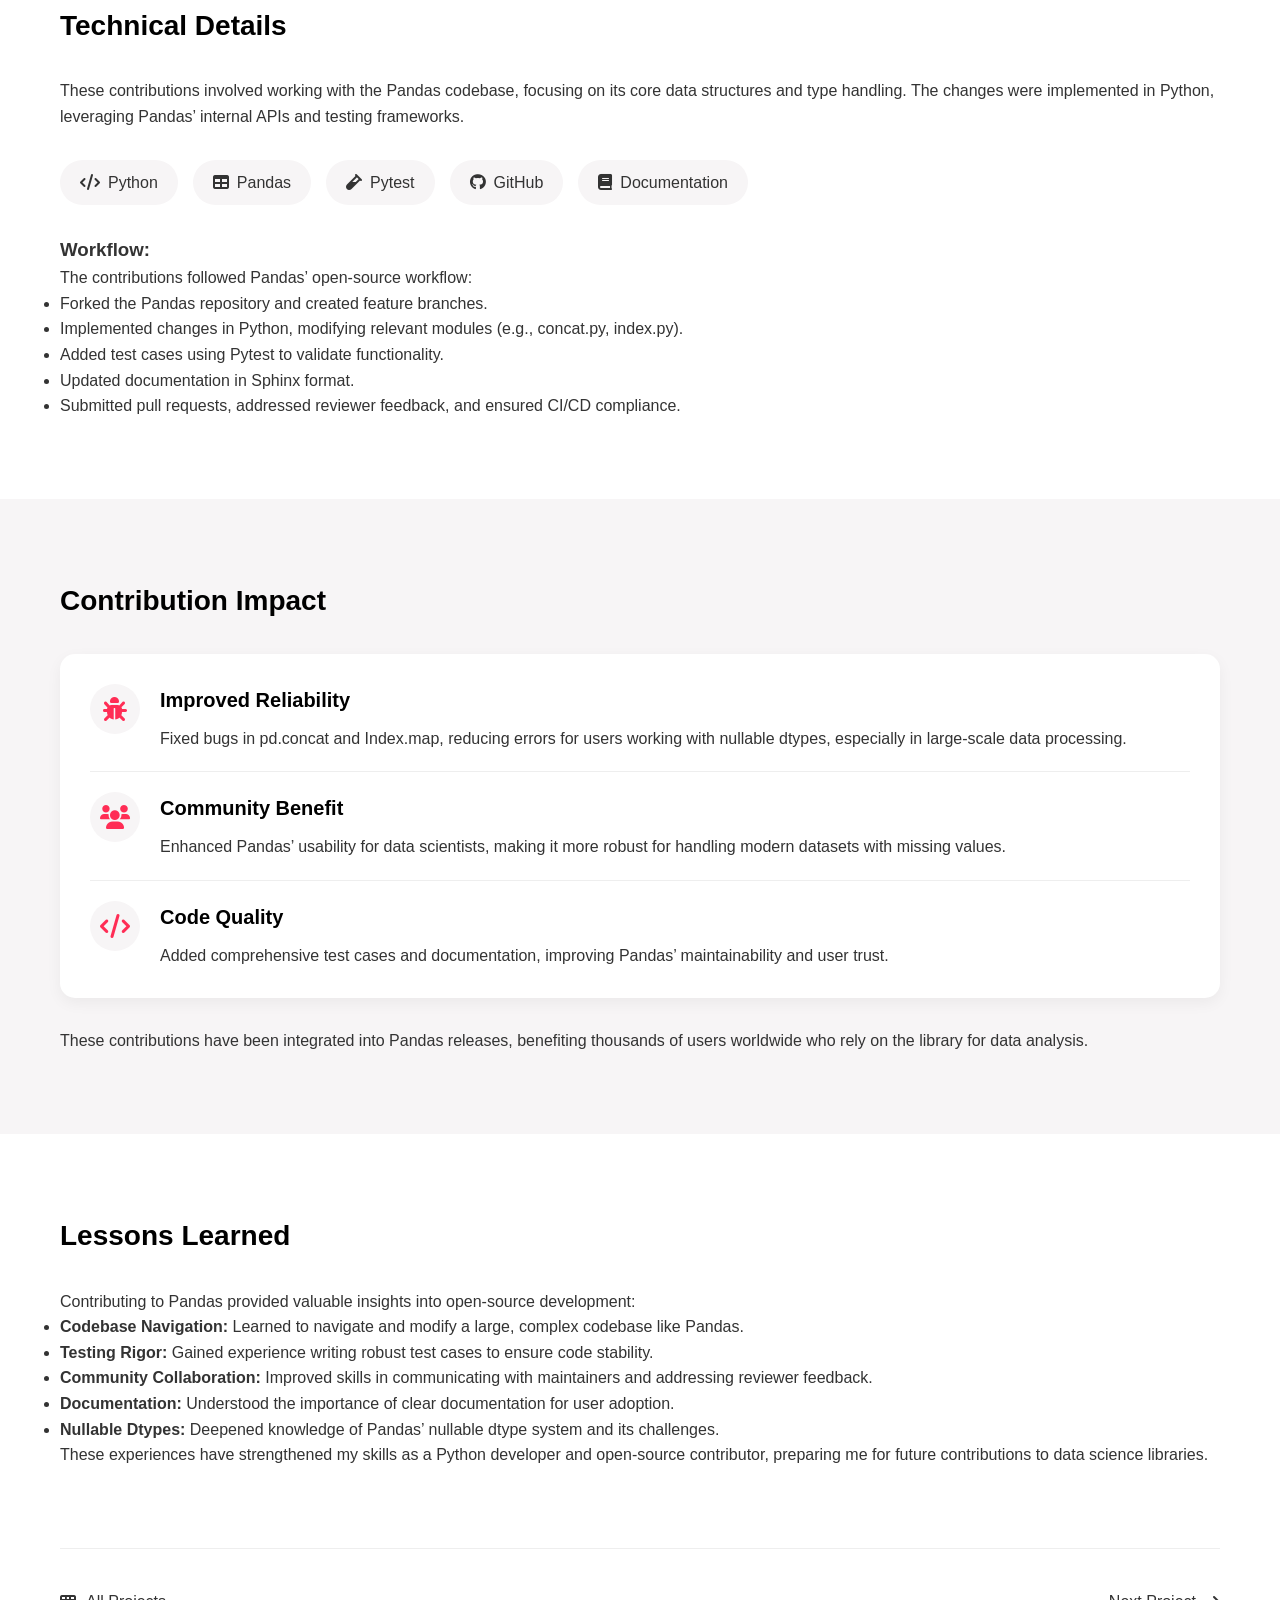
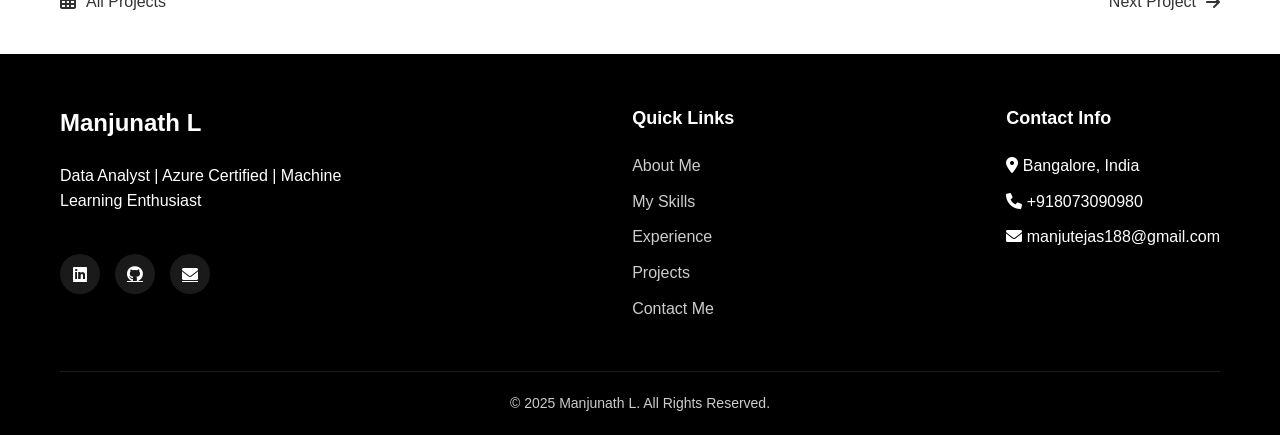
<file: pandas-contri.html>
<!DOCTYPE html>
<html lang="en">
<head>
    <meta charset="UTF-8">
    <meta name="viewport" content="width=device-width, initial-scale=1.0">
    <title>Pandas Open-Source Contributions - Manjunath L</title>
    <link href="https://cdnjs.cloudflare.com/ajax/libs/font-awesome/6.0.0-beta3/css/all.min.css" rel="stylesheet">
    <link href="style.css" rel="stylesheet">
    <style>
        /* Additional styles for contributions page */
        .contributions-header {
            padding: 150px 0 50px;
            background: linear-gradient(135deg, var(--primary) 0%, var(--secondary) 100%);
            text-align: center;
        }
        
        .contributions-header h1 {
            font-size: 42px;
            margin-bottom: 20px;
            color: var(--accent);
        }
        
        .contributions-meta {
            display: flex;
            justify-content: center;
            flex-wrap: wrap;
            gap: 20px;
            margin-bottom: 30px;
        }
        
        .contributions-meta-item {
            display: flex;
            align-items: center;
            gap: 8px;
            color: var(--text);
        }
        
        .contributions-content-section {
            padding: 80px 0;
        }
        
        .contributions-content-section:nth-child(even) {
            background-color: var(--secondary);
        }
        
        .contributions-section-title {
            font-size: 28px;
            margin-bottom: 30px;
            color: var(--accent);
        }
        
        .contributions-image {
            width: 100%;
            border-radius: 15px;
            box-shadow: 0 5px 15px rgba(0, 0, 0, 0.1);
            margin: 30px 0;
        }
        
        .tech-stack {
            display: flex;
            flex-wrap: wrap;
            gap: 15px;
            margin: 30px 0;
        }
        
        .tech-item {
            background-color: var(--secondary);
            padding: 10px 20px;
            border-radius: 30px;
            font-weight: 500;
            display: flex;
            align-items: center;
            gap: 8px;
        }
        
        .contributions-gallery {
            display: grid;
            grid-template-columns: repeat(auto-fill, minmax(300px, 1fr));
            gap: 20px;
            margin: 30px 0;
        }
        
        .gallery-item {
            border-radius: 15px;
            overflow: hidden;
            box-shadow: 0 5px 15px rgba(0, 0, 0, 0.1);
        }
        
        .gallery-item img {
            width: 100%;
            height: 100%;
            object-fit: cover;
            transition: transform 0.3s ease;
        }
        
        .gallery-item:hover img {
            transform: scale(1.05);
        }
        
        .contributions-nav {
            display: flex;
            justify-content: space-between;
            padding: 40px 0;
            border-top: 1px solid #eee;
        }
        
        .nav-btn {
            display: flex;
            align-items: center;
            gap: 10px;
            text-decoration: none;
            color: var(--text);
            font-weight: 500;
            transition: color 0.3s ease;
        }
        
        .nav-btn:hover {
            color: var(--highlight);
        }
        
        .contributions-insights {
            background-color: var(--primary);
            border-radius: 15px;
            padding: 30px;
            box-shadow: 0 5px 15px rgba(0, 0, 0, 0.05);
            margin: 30px 0;
        }
        
        .insight-item {
            display: flex;
            align-items: flex-start;
            gap: 20px;
            margin-bottom: 20px;
            padding-bottom: 20px;
            border-bottom: 1px solid #eee;
        }
        
        .insight-item:last-child {
            margin-bottom: 0;
            padding-bottom: 0;
            border-bottom: none;
        }
        
        .insight-icon {
            width: 50px;
            height: 50px;
            background-color: var(--secondary);
            border-radius: 50%;
            display: flex;
            align-items: center;
            justify-content: center;
            font-size: 24px;
            color: var(--highlight);
            flex-shrink: 0;
        }
        
        .insight-content {
            flex: 1;
        }
        
        .insight-title {
            font-size: 20px;
            margin-bottom: 10px;
            color: var(--accent);
        }
    </style>
</head>
<body>
    <!-- Header Section -->
    <header>
        <div class="container">
            <div class="navbar">
                <a href="index.html" class="logo">Manju<span>nath</span></a>
                <ul class="nav-links" id="navLinks">
                    <li><a href="index.html#about">About</a></li>
                    <li><a href="index.html#skills">Skills</a></li>
                    <li><a href="index.html#experience">Experience</a></li>
                    <li><a href="index.html#projects">Projects</a></li>
                    <li><a href="index.html#education">Education</a></li>
                    <li><a href="index.html#contact">Contact</a></li>
                </ul>
                <div class="nav-toggle" id="navToggle">
                    <i class="fas fa-bars"></i>
                </div>
            </div>
        </div>
    </header>

    <!-- Contributions Header -->
    <section class="contributions-header">
        <div class="container">
            <h1>Pandas Open-Source Contributions</h1>
            <div class="contributions-meta">
                <!-- <div class="contributions-meta-item">
                    <i class="fas fa-calendar"></i>
                    <span>Contributed: Mar - Apr 2025</span>
                </div> -->
                <div class="contributions-meta-item">
                    <i class="fas fa-tag"></i>
                    <span>Category: Open-Source</span>
                </div>
                <div class="contributions-meta-item">
                    <i class="fas fa-code-branch"></i>
                    <span>Project: Pandas</span>
                </div>
            </div>
            <div class="cta-buttons">
                <a href="https://github.com/pandas-dev/pandas" class="btn btn-primary">
                    <i class="fab fa-github"></i> Git Repository
                </a>
            </div>
        </div>
    </section>

    <!-- Contributions Overview -->
    <section class="contributions-content-section">
        <div class="container">
            <h2 class="contributions-section-title">Contributions Overview</h2>
            <p>My contributions to Pandas, a pivotal library in Python’s data science ecosystem, address critical usability and reliability issues, enhancing the experience for millions of users. I resolved a documentation gap in <code>Index.values</code> that risked segmentation faults by clarifying unsafe modification practices, aligning with Pandas 3.0’s Copy-on-Write mode. Additionally, I’m tackling a bug in <code>StringArray</code> creation, ensuring consistent handling of complex string inputs to prevent ambiguous data transformations. Through meticulous code changes, robust pytest tests, and collaborative refinements with maintainers, my work strengthens Pandas’ robustness for data-intensive workflows.</p>
            
            <!-- <img src="assets/images/pandas-contributions.png" alt="Pandas Contribution Workflow" class="contributions-image"> -->
            
            <h3>Contribution Objectives:</h3>
            <ul>
                <li>Update <code>Index.values</code> docstring to warn against direct modification, preventing segmentation faults and aligning with Pandas 3.0.</li>
                <li>Fix <code>StringArray</code> creation to raise clear errors for inconsistent list inputs, ensuring predictable behavior.</li>
                <li>Develop rigorous pytest test cases to validate fixes across diverse scenarios.</li>
                <li>Enhance documentation with clear guidance on safe practices and version changes.</li>
                <li>Improve Pandas’ reliability for data scientists handling complex datasets.</li>
            </ul>
        </div>
    </section>

    <!-- Contribution Details -->
    <section class="contributions-content-section">
        <div class="container">
            <h2 class="contributions-section-title">Contribution Details</h2>
            
            <h3>Pull Request #61069: DOC: Update warning in <code>Index.values</code> docstring</h3>
            <p><strong>Problem:</strong> <code>Index.values</code> lacked a clear warning that modifying the returned array directly could cause memory corruption or segmentation faults, risking crashes in user workflows.</p>
            <p><strong>Solution:</strong> Updated the docstring to explicitly warn against modification, recommend safe alternatives (<code>Index.array</code>, <code>Index.to_numpy(copy=True)</code>), and note that Pandas 3.0’s Copy-on-Write mode makes the array read-only. Added test cases and fixed formatting issues.</p>
            <p><strong>Status:</strong> Merged on March 11, 2025. <a href="https://github.com/pandas-dev/pandas/pull/61069">View PR</a></p>
            
            <h3>Pull Request #61263: BUG: Impossible creation of array with <code>dtype=string</code></h3>
            <p><strong>Problem:</strong> Creating a <code>StringArray</code> from lists of lists with inconsistent lengths or non-character elements led to ambiguous behavior, confusing users expecting clear errors or joined strings.</p>
            <p><strong>Solution:</strong> Modified <code>ensure_string_array</code> in <code>pandas._libs.lib.pyx</code> to raise a <code>ValueError</code> for invalid inputs, ensuring a 1D result. Added pytest test cases to validate handling of complex inputs.</p>
            <p><strong>Status:</strong> Open, under review as of April 2025. <a href="https://github.com/pandas-dev/pandas/pull/61263">View PR</a></p>
            
            <div class="contributions-gallery">
                <!-- <div class="gallery-item">
                    <img src="assets/images/pr-61069-screenshot.png" alt="PR #61069 Docstring Changes">
                </div> -->
                <!-- <div class="gallery-item">
                    <img src="assets/images/pr-61263-screenshot.png" alt="PR #61263 Code and Test Cases">
                </div> -->
            </div>
        </div>
    </section>

    <!-- Technical Details -->
    <section class="contributions-content-section">
        <div class="container">
            <h2 class="contributions-section-title">Technical Details</h2>
            <p>These contributions involved working with the Pandas codebase, focusing on its core data structures and type handling. The changes were implemented in Python, leveraging Pandas’ internal APIs and testing frameworks.</p>
            
            <div class="tech-stack">
                <div class="tech-item">
                    <i class="fas fa-code"></i> Python
                </div>
                <div class="tech-item">
                    <i class="fas fa-table"></i> Pandas
                </div>
                <div class="tech-item">
                    <i class="fas fa-vial"></i> Pytest
                </div>
                <div class="tech-item">
                    <i class="fab fa-github"></i> GitHub
                </div>
                <div class="tech-item">
                    <i class="fas fa-book"></i> Documentation
                </div>
            </div>
            
            <h3>Workflow:</h3>
            <p>The contributions followed Pandas’ open-source workflow:</p>
            <ul>
                <li>Forked the Pandas repository and created feature branches.</li>
                <li>Implemented changes in Python, modifying relevant modules (e.g., <code>concat.py</code>, <code>index.py</code>).</li>
                <li>Added test cases using Pytest to validate functionality.</li>
                <li>Updated documentation in Sphinx format.</li>
                <li>Submitted pull requests, addressed reviewer feedback, and ensured CI/CD compliance.</li>
            </ul>
            
            <!-- <img src="assets/images/pandas-workflow.png" alt="Pandas Contribution Workflow" class="contributions-image"> -->
        </div>
    </section>

    <!-- Contribution Impact -->
    <section class="contributions-content-section">
        <div class="container">
            <h2 class="contributions-section-title">Contribution Impact</h2>
            
            <div class="contributions-insights">
                <div class="insight-item">
                    <div class="insight-icon">
                        <i class="fas fa-bug"></i>
                    </div>
                    <div class="insight-content">
                        <h3 class="insight-title">Improved Reliability</h3>
                        <p>Fixed bugs in <code>pd.concat</code> and <code>Index.map</code>, reducing errors for users working with nullable dtypes, especially in large-scale data processing.</p>
                    </div>
                </div>
                
                <div class="insight-item">
                    <div class="insight-icon">
                        <i class="fas fa-users"></i>
                    </div>
                    <div class="insight-content">
                        <h3 class="insight-title">Community Benefit</h3>
                        <p>Enhanced Pandas’ usability for data scientists, making it more robust for handling modern datasets with missing values.</p>
                    </div>
                </div>
                
                <div class="insight-item">
                    <div class="insight-icon">
                        <i class="fas fa-code"></i>
                    </div>
                    <div class="insight-content">
                        <h3 class="insight-title">Code Quality</h3>
                        <p>Added comprehensive test cases and documentation, improving Pandas’ maintainability and user trust.</p>
                    </div>
                </div>
            </div>
            
            <p>These contributions have been integrated into Pandas releases, benefiting thousands of users worldwide who rely on the library for data analysis.</p>
        </div>
    </section>

    <!-- Lessons Learned -->
    <section class="contributions-content-section">
        <div class="container">
            <h2 class="contributions-section-title">Lessons Learned</h2>
            <p>Contributing to Pandas provided valuable insights into open-source development:</p>
            <ul>
                <li><strong>Codebase Navigation:</strong> Learned to navigate and modify a large, complex codebase like Pandas.</li>
                <li><strong>Testing Rigor:</strong> Gained experience writing robust test cases to ensure code stability.</li>
                <li><strong>Community Collaboration:</strong> Improved skills in communicating with maintainers and addressing reviewer feedback.</li>
                <li><strong>Documentation:</strong> Understood the importance of clear documentation for user adoption.</li>
                <li><strong>Nullable Dtypes:</strong> Deepened knowledge of Pandas’ nullable dtype system and its challenges.</li>
            </ul>
            <p>These experiences have strengthened my skills as a Python developer and open-source contributor, preparing me for future contributions to data science libraries.</p>
        </div>
    </section>

    <!-- Contributions Navigation -->
    <div class="container">
        <div class="contributions-nav">
            <!-- <a href="#" class="nav-btn">
                <i class="fas fa-arrow-left"></i>
                Previous Project
            </a> -->
            <a href="index.html#projects" class="nav-btn">
                <i class="fas fa-th"></i>
                All Projects
            </a>
            <a href="zomato-project.html" class="nav-btn">
                Next Project
                <i class="fas fa-arrow-right"></i>
            </a>
        </div>
    </div>

    <!-- Footer -->
    <footer>
        <div class="container">
            <div class="footer-content">
                <div class="footer-about">
                    <div class="footer-logo">Manjunath L</div>
                    <p>Data Analyst | Azure Certified | Machine Learning Enthusiast</p>
                    <div class="social-links">
                        <div class="social-links">
                            <a href="https://www.linkedin.com/in/manjunath-l-4771a6202/"><i class="fab fa-linkedin"></i></a>
                            <a href="https://github.com/Manju080"><i class="fab fa-github"></i></a>
                            <a href="#"><i class="fas fa-envelope"></i></a>
                        </div>
                    </div>
                </div>
                <div class="footer-links">
                    <h3>Quick Links</h3>
                    <ul>
                        <li><a href="index.html#about">About Me</a></li>
                        <li><a href="index.html#skills">My Skills</a></li>
                        <li><a href="index.html#experience">Experience</a></li>
                        <li><a href="index.html#projects">Projects</a></li>
                        <li><a href="manjutejas188@gmail.com">Contact Me</a></li>
                    </ul>
                </div>
                <div class="footer-links">
                    <h3>Contact Info</h3>
                    <ul>
                        <li><i class="fas fa-map-marker-alt"></i> Bangalore, India</li>
                        <li><i class="fas fa-phone"></i> +918073090980</li>
                        <li><i class="fas fa-envelope"></i> manjutejas188@gmail.com</li>
                    </ul>
                </div>
            </div>
            <div class="copyright">
                © 2025 Manjunath L. All Rights Reserved.
            </div>
        </div>
    </footer>

    <script src="script.js"></script>
</body>
</html>
</file>
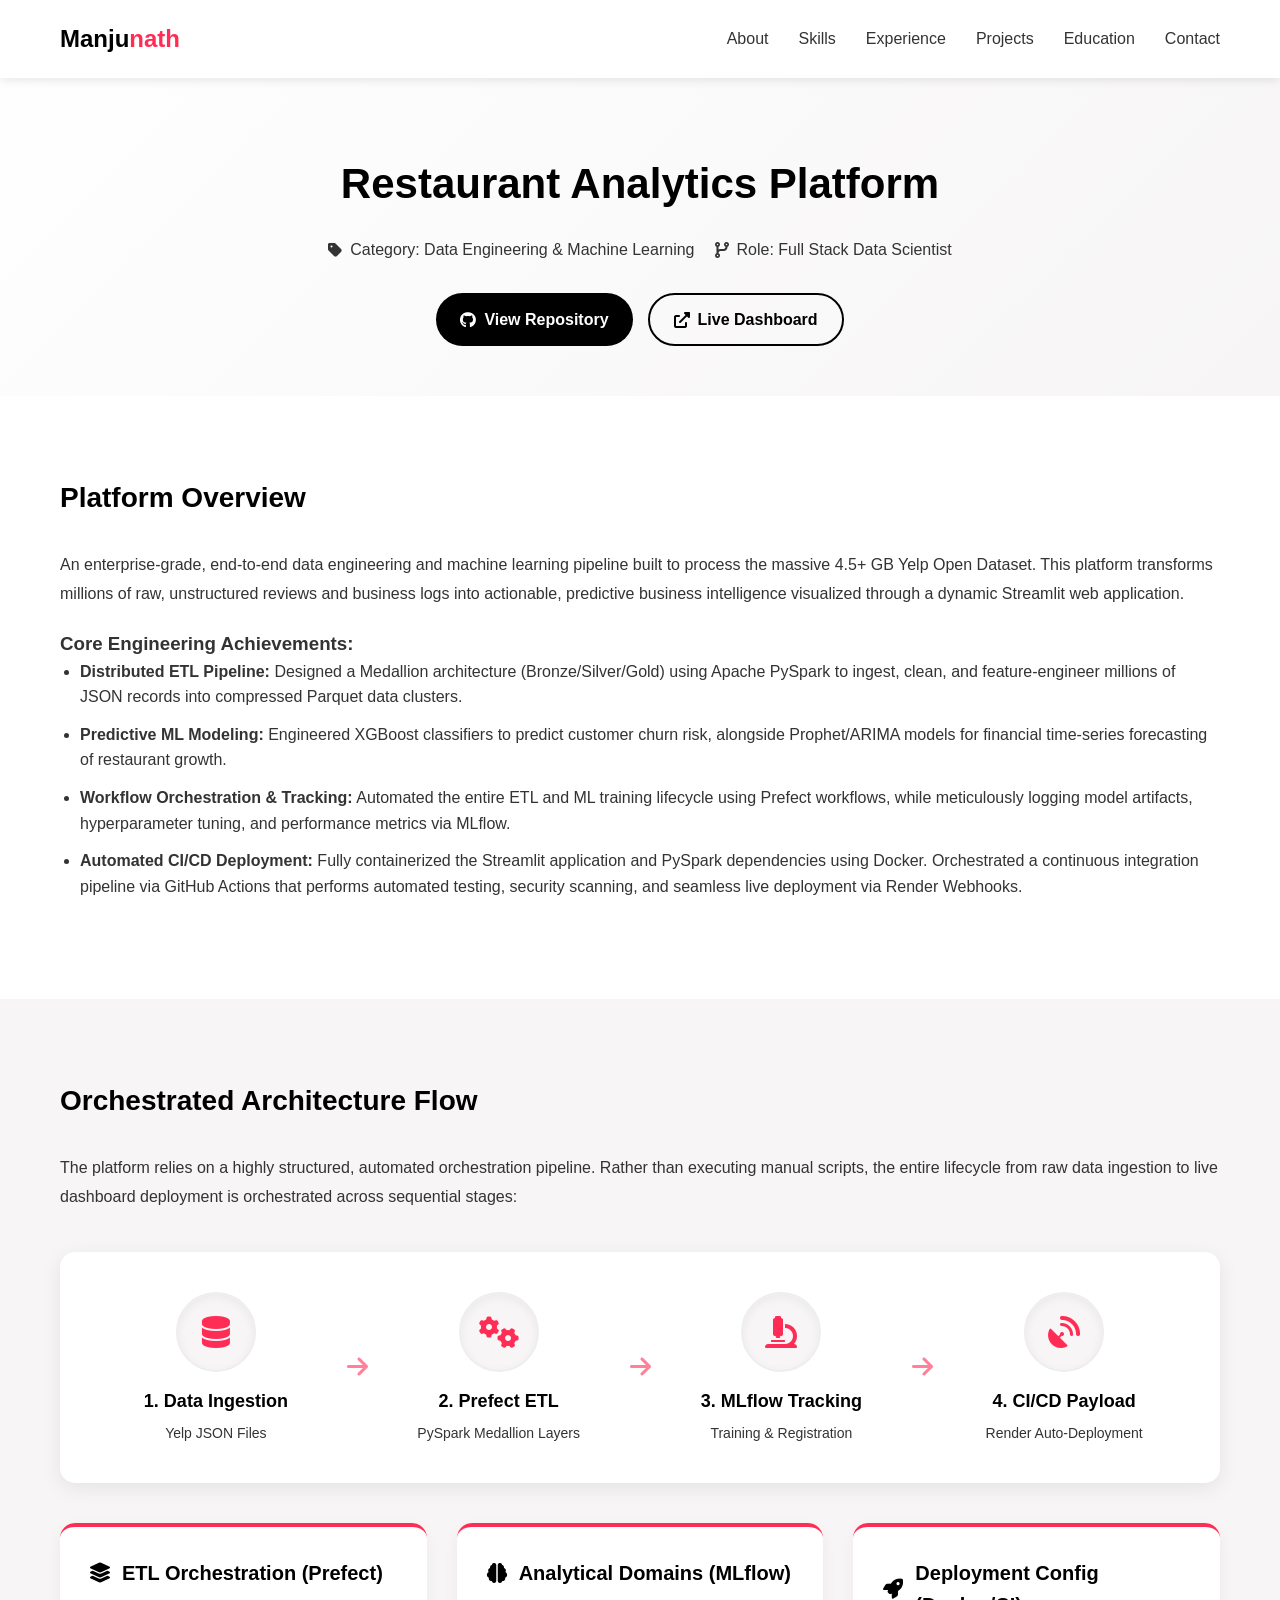
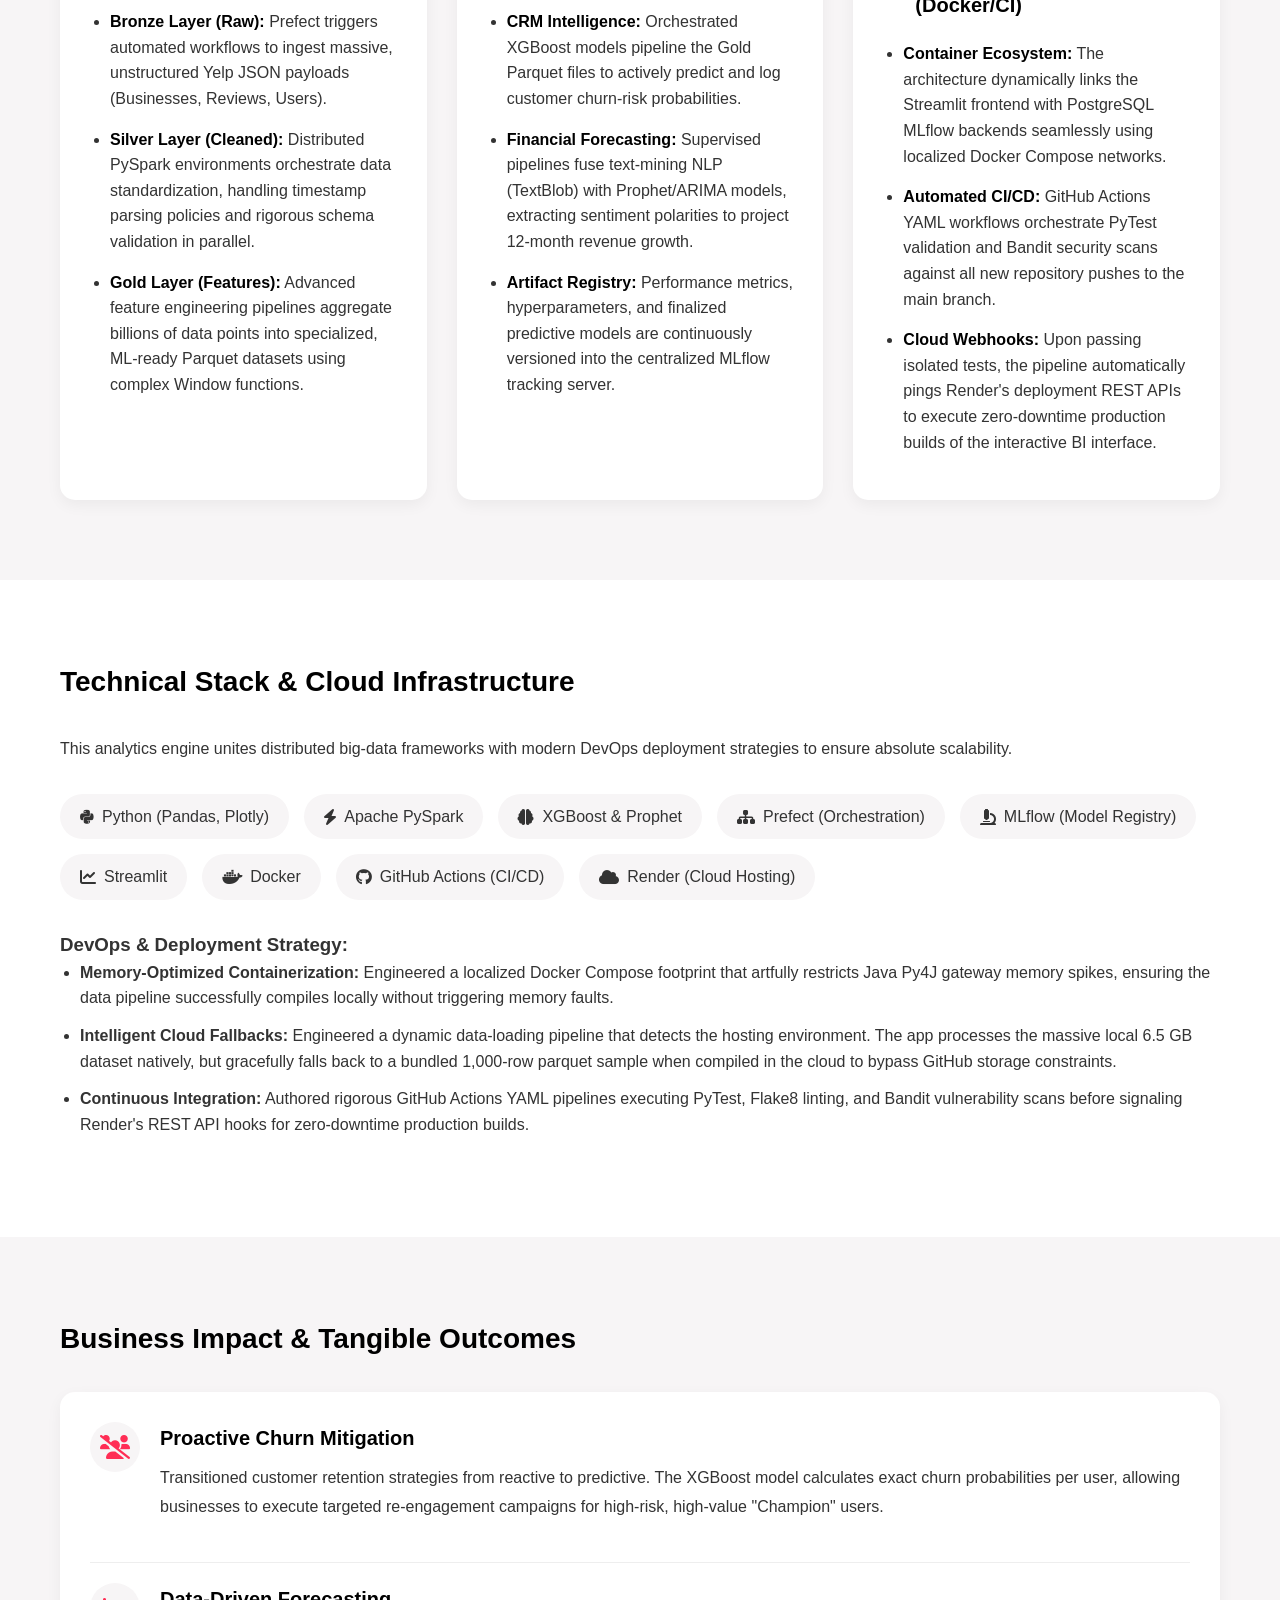
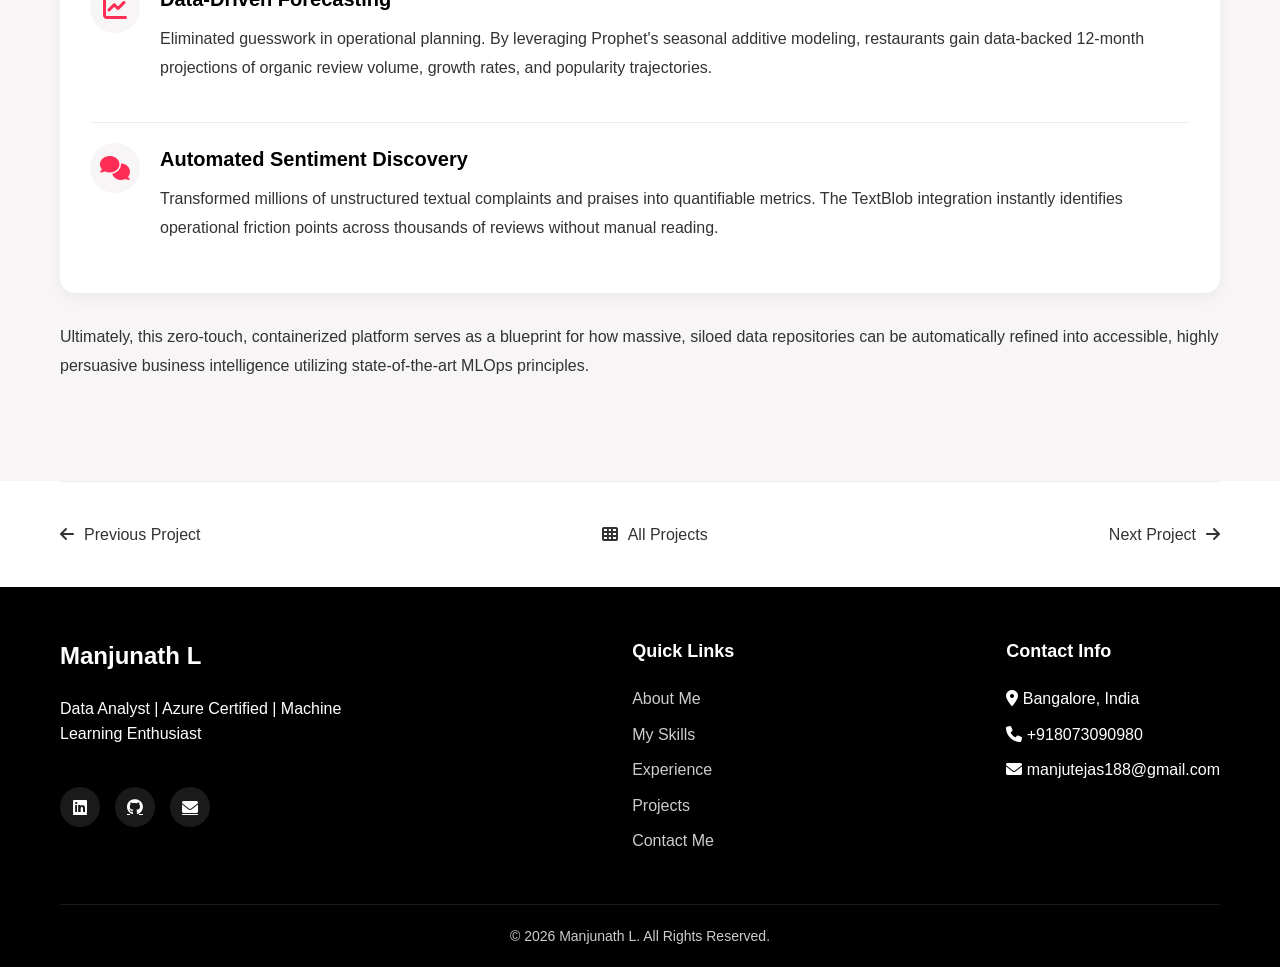
<file: restuarant-data-analaysis.html>
<!DOCTYPE html>
<html lang="en">

<head>
    <meta charset="UTF-8">
    <meta name="viewport" content="width=device-width, initial-scale=1.0">
    <title>Restaurant Analytics Platform - Manjunath L</title>
    <link href="https://cdnjs.cloudflare.com/ajax/libs/font-awesome/6.0.0-beta3/css/all.min.css" rel="stylesheet">
    <link href="style.css" rel="stylesheet">
    <style>
        /* Additional styles for contributions page */
        .contributions-header {
            padding: 150px 0 50px;
            background: linear-gradient(135deg, var(--primary) 0%, var(--secondary) 100%);
            text-align: center;
        }

        .contributions-header h1 {
            font-size: 42px;
            margin-bottom: 20px;
            color: var(--accent);
        }

        .contributions-meta {
            display: flex;
            justify-content: center;
            flex-wrap: wrap;
            gap: 20px;
            margin-bottom: 30px;
        }

        .contributions-meta-item {
            display: flex;
            align-items: center;
            gap: 8px;
            color: var(--text);
        }

        .contributions-content-section {
            padding: 80px 0;
        }

        .contributions-content-section:nth-child(even) {
            background-color: var(--secondary);
        }

        .contributions-section-title {
            font-size: 28px;
            margin-bottom: 30px;
            color: var(--accent);
        }

        .contributions-image {
            width: 100%;
            border-radius: 15px;
            box-shadow: 0 5px 15px rgba(0, 0, 0, 0.1);
            margin: 30px 0;
        }

        .tech-stack {
            display: flex;
            flex-wrap: wrap;
            gap: 15px;
            margin: 30px 0;
        }

        .tech-item {
            background-color: var(--secondary);
            padding: 10px 20px;
            border-radius: 30px;
            font-weight: 500;
            display: flex;
            align-items: center;
            gap: 8px;
        }

        .contributions-gallery {
            display: grid;
            grid-template-columns: repeat(auto-fill, minmax(300px, 1fr));
            gap: 20px;
            margin: 30px 0;
        }

        .gallery-item {
            border-radius: 15px;
            overflow: hidden;
            box-shadow: 0 5px 15px rgba(0, 0, 0, 0.1);
        }

        .gallery-item img {
            width: 100%;
            height: 100%;
            object-fit: cover;
            transition: transform 0.3s ease;
        }

        .gallery-item:hover img {
            transform: scale(1.05);
        }

        .contributions-nav {
            display: flex;
            justify-content: space-between;
            padding: 40px 0;
            border-top: 1px solid #eee;
        }

        .nav-btn {
            display: flex;
            align-items: center;
            gap: 10px;
            text-decoration: none;
            color: var(--text);
            font-weight: 500;
            transition: color 0.3s ease;
        }

        .nav-btn:hover {
            color: var(--highlight);
        }

        .contributions-insights {
            background-color: var(--primary);
            border-radius: 15px;
            padding: 30px;
            box-shadow: 0 5px 15px rgba(0, 0, 0, 0.05);
            margin: 30px 0;
        }

        .insight-item {
            display: flex;
            align-items: flex-start;
            gap: 20px;
            margin-bottom: 20px;
            padding-bottom: 20px;
            border-bottom: 1px solid #eee;
        }

        .insight-item:last-child {
            margin-bottom: 0;
            padding-bottom: 0;
            border-bottom: none;
        }

        .insight-icon {
            width: 50px;
            height: 50px;
            background-color: var(--secondary);
            border-radius: 50%;
            display: flex;
            align-items: center;
            justify-content: center;
            font-size: 24px;
            color: var(--highlight);
            flex-shrink: 0;
        }

        .insight-content {
            flex: 1;
        }

        .insight-title {
            font-size: 20px;
            margin-bottom: 10px;
            color: var(--accent);
        }

        .cta-buttons {
            display: flex;
            justify-content: center;
            gap: 15px;
            margin-top: 20px;
        }

        /* Improved spacing for bullet points */
        .contributions-content-section ul {
            padding-left: 20px;
            margin-bottom: 20px;
        }

        .contributions-content-section li {
            margin-bottom: 12px;
            line-height: 1.6;
            color: var(--text);
        }

        .contributions-content-section p {
            line-height: 1.8;
            margin-bottom: 20px;
            color: var(--text);
        }
    </style>
</head>

<body>
    <!-- Header Section -->
    <header>
        <div class="container">
            <div class="navbar">
                <a href="index.html" class="logo">Manju<span>nath</span></a>
                <ul class="nav-links" id="navLinks">
                    <li><a href="index.html#about">About</a></li>
                    <li><a href="index.html#skills">Skills</a></li>
                    <li><a href="index.html#experience">Experience</a></li>
                    <li><a href="index.html#projects">Projects</a></li>
                    <li><a href="index.html#education">Education</a></li>
                    <li><a href="index.html#contact">Contact</a></li>
                </ul>
                <div class="nav-toggle" id="navToggle">
                    <i class="fas fa-bars"></i>
                </div>
            </div>
        </div>
    </header>

    <!-- Contributions Header -->
    <section class="contributions-header">
        <div class="container">
            <h1>Restaurant Analytics Platform</h1>
            <div class="contributions-meta">
                <div class="contributions-meta-item">
                    <i class="fas fa-tag"></i>
                    <span>Category: Data Engineering & Machine Learning</span>
                </div>
                <div class="contributions-meta-item">
                    <i class="fas fa-code-branch"></i>
                    <span>Role: Full Stack Data Scientist</span>
                </div>
            </div>
            <div class="cta-buttons">
                <a href="https://github.com/Manju080/Restaurant-Data-Analysis" class="btn btn-primary" target="_blank">
                    <i class="fab fa-github"></i> View Repository
                </a>
                <a href="https://restaurant-data-analysis.onrender.com/" class="btn btn-secondary" target="_blank">
                    <i class="fas fa-external-link-alt"></i> Live Dashboard
                </a>
            </div>
        </div>
    </section>

    <!-- Contributions Overview -->
    <section class="contributions-content-section">
        <div class="container">
            <h2 class="contributions-section-title">Platform Overview</h2>
            <p>An enterprise-grade, end-to-end data engineering and machine learning pipeline built to process the
                massive 4.5+ GB Yelp Open Dataset. This platform transforms millions of raw, unstructured reviews and
                business logs into actionable, predictive business intelligence visualized through a dynamic Streamlit
                web application.</p>

            <h3>Core Engineering Achievements:</h3>
            <ul>
                <li><strong>Distributed ETL Pipeline:</strong> Designed a Medallion architecture (Bronze/Silver/Gold)
                    using Apache PySpark to ingest, clean, and feature-engineer millions of JSON records into compressed
                    Parquet data clusters.</li>
                <li><strong>Predictive ML Modeling:</strong> Engineered XGBoost classifiers to predict customer churn
                    risk, alongside Prophet/ARIMA models for financial time-series forecasting of restaurant growth.
                </li>
                <li><strong>Workflow Orchestration & Tracking:</strong> Automated the entire ETL and ML training
                    lifecycle using Prefect workflows, while meticulously logging model artifacts, hyperparameter
                    tuning, and performance metrics via MLflow.</li>
                <li><strong>Automated CI/CD Deployment:</strong> Fully containerized the Streamlit application and
                    PySpark dependencies using Docker. Orchestrated a continuous integration pipeline via GitHub Actions
                    that performs automated testing, security scanning, and seamless live deployment via Render
                    Webhooks.</li>
            </ul>
        </div>
    </section>

    <!-- Contribution Details -->
    <!-- Contribution Details -->
    <section class="contributions-content-section">
        <div class="container">
            <h2 class="contributions-section-title">Orchestrated Architecture Flow</h2>

            <!-- Embedded styles specifically for the Architecture Flow Diagram & Grid -->
            <style>
                .architecture-flow {
                    display: flex;
                    align-items: center;
                    justify-content: space-between;
                    background: var(--primary, #ffffff);
                    padding: 40px;
                    border-radius: 15px;
                    margin: 40px 0;
                    box-shadow: 0 5px 20px rgba(0, 0, 0, 0.08);
                    flex-wrap: wrap;
                    gap: 15px;
                }

                .flow-stage {
                    text-align: center;
                    flex: 1;
                    min-width: 140px;
                    position: relative;
                }

                .flow-icon {
                    width: 80px;
                    height: 80px;
                    background: var(--secondary, #f8f9fa);
                    color: var(--highlight, #007bff);
                    border-radius: 50%;
                    display: flex;
                    align-items: center;
                    justify-content: center;
                    font-size: 32px;
                    margin: 0 auto 15px;
                    box-shadow: inset 0 3px 10px rgba(0, 0, 0, 0.05);
                    border: 2px solid #eee;
                    transition: transform 0.3s ease;
                }

                .flow-stage:hover .flow-icon {
                    transform: scale(1.1);
                    border-color: var(--highlight, #007bff);
                }

                .flow-stage h4 {
                    margin: 0 0 8px;
                    color: var(--accent, #333);
                    font-size: 18px;
                }

                .flow-stage p {
                    margin: 0;
                    font-size: 14px;
                    color: var(--text, #666);
                    line-height: 1.4;
                }

                .flow-arrow {
                    color: var(--highlight, #007bff);
                    font-size: 24px;
                    opacity: 0.6;
                }

                @media (max-width: 768px) {
                    .architecture-flow {
                        flex-direction: column;
                    }

                    .flow-arrow {
                        transform: rotate(90deg);
                        margin: 10px 0;
                    }
                }

                .orchestration-grid {
                    display: grid;
                    grid-template-columns: repeat(auto-fit, minmax(320px, 1fr));
                    gap: 30px;
                    margin-top: 20px;
                }

                .orchestration-card {
                    background: var(--primary, #ffffff);
                    padding: 30px;
                    border-radius: 15px;
                    box-shadow: 0 5px 15px rgba(0, 0, 0, 0.05);
                    border-top: 4px solid var(--highlight, #007bff);
                    transition: transform 0.3s ease;
                }

                .orchestration-card:hover {
                    transform: translateY(-5px);
                }

                .orchestration-card h3 {
                    color: var(--accent, #333);
                    margin-top: 0;
                    display: flex;
                    align-items: center;
                    gap: 12px;
                    font-size: 20px;
                    margin-bottom: 20px;
                }

                .orchestration-card ul {
                    padding-left: 20px;
                    margin: 0;
                }

                .orchestration-card li {
                    margin-bottom: 15px;
                    line-height: 1.6;
                    color: var(--text, #555);
                }

                .orchestration-card li strong {
                    color: var(--accent, #333);
                }
            </style>

            <p style="font-size: 16px; margin-bottom: 20px;">The platform relies on a highly structured, automated
                orchestration pipeline. Rather than executing manual scripts, the entire lifecycle from raw data
                ingestion to live dashboard deployment is orchestrated across sequential stages:</p>

            <!-- Visual Flow Diagram -->
            <div class="architecture-flow">
                <div class="flow-stage">
                    <div class="flow-icon"><i class="fas fa-database"></i></div>
                    <h4>1. Data Ingestion</h4>
                    <p>Yelp JSON Files</p>
                </div>
                <div class="flow-arrow"><i class="fas fa-arrow-right"></i></div>
                <div class="flow-stage">
                    <div class="flow-icon"><i class="fas fa-cogs"></i></div>
                    <h4>2. Prefect ETL</h4>
                    <p>PySpark Medallion Layers</p>
                </div>
                <div class="flow-arrow"><i class="fas fa-arrow-right"></i></div>
                <div class="flow-stage">
                    <div class="flow-icon"><i class="fas fa-microscope"></i></div>
                    <h4>3. MLflow Tracking</h4>
                    <p>Training & Registration</p>
                </div>
                <div class="flow-arrow"><i class="fas fa-arrow-right"></i></div>
                <div class="flow-stage">
                    <div class="flow-icon"><i class="fas fa-satellite-dish"></i></div>
                    <h4>4. CI/CD Payload</h4>
                    <p>Render Auto-Deployment</p>
                </div>
            </div>

            <!-- Detailed Explanation Grid -->
            <div class="orchestration-grid">

                <div class="orchestration-card">
                    <h3><i class="fas fa-layer-group"></i> ETL Orchestration (Prefect)</h3>
                    <ul>
                        <li><strong>Bronze Layer (Raw):</strong> Prefect triggers automated workflows to ingest massive,
                            unstructured Yelp JSON payloads (Businesses, Reviews, Users).</li>
                        <li><strong>Silver Layer (Cleaned):</strong> Distributed PySpark environments orchestrate data
                            standardization, handling timestamp parsing policies and rigorous schema validation in
                            parallel.</li>
                        <li><strong>Gold Layer (Features):</strong> Advanced feature engineering pipelines aggregate
                            billions of data points into specialized, ML-ready Parquet datasets using complex Window
                            functions.</li>
                    </ul>
                </div>

                <div class="orchestration-card">
                    <h3><i class="fas fa-brain"></i> Analytical Domains (MLflow)</h3>
                    <ul>
                        <li><strong>CRM Intelligence:</strong> Orchestrated XGBoost models pipeline the Gold Parquet
                            files to actively predict and log customer churn-risk probabilities.</li>
                        <li><strong>Financial Forecasting:</strong> Supervised pipelines fuse text-mining NLP (TextBlob)
                            with Prophet/ARIMA models, extracting sentiment polarities to project 12-month revenue
                            growth.</li>
                        <li><strong>Artifact Registry:</strong> Performance metrics, hyperparameters, and finalized
                            predictive models are continuously versioned into the centralized MLflow tracking server.
                        </li>
                    </ul>
                </div>

                <div class="orchestration-card">
                    <h3><i class="fas fa-rocket"></i> Deployment Config (Docker/CI)</h3>
                    <ul>
                        <li><strong>Container Ecosystem:</strong> The architecture dynamically links the Streamlit
                            frontend with PostgreSQL MLflow backends seamlessly using localized Docker Compose networks.
                        </li>
                        <li><strong>Automated CI/CD:</strong> GitHub Actions YAML workflows orchestrate PyTest
                            validation and Bandit security scans against all new repository pushes to the
                            main branch.</li>
                        <!-- (cci:1://file:///g:/My%20Drive/Zomato/app/streamlit_app.py:106:0-129:30) -->
                        <li><strong>Cloud Webhooks:</strong> Upon passing isolated tests, the pipeline automatically
                            pings Render's deployment REST APIs to execute zero-downtime production builds of the
                            interactive BI interface.</li>
                    </ul>
                </div>

            </div>
        </div>
    </section>

    <!-- Technical Details -->
    <section class="contributions-content-section">
        <div class="container">
            <h2 class="contributions-section-title">Technical Stack & Cloud Infrastructure</h2>
            <p>This analytics engine unites distributed big-data frameworks with modern DevOps deployment strategies to
                ensure absolute scalability.</p>

            <div class="tech-stack">
                <div class="tech-item">
                    <i class="fab fa-python"></i> Python (Pandas, Plotly)
                </div>
                <div class="tech-item">
                    <i class="fas fa-bolt"></i> Apache PySpark
                </div>
                <div class="tech-item">
                    <i class="fas fa-brain"></i> XGBoost & Prophet
                </div>
                <div class="tech-item">
                    <i class="fas fa-sitemap"></i> Prefect (Orchestration)
                </div>
                <div class="tech-item">
                    <i class="fas fa-microscope"></i> MLflow (Model Registry)
                </div>
                <div class="tech-item">
                    <i class="fas fa-chart-line"></i> Streamlit
                </div>
                <div class="tech-item">
                    <i class="fab fa-docker"></i> Docker
                </div>
                <div class="tech-item">
                    <i class="fab fa-github"></i> GitHub Actions (CI/CD)
                </div>
                <div class="tech-item">
                    <i class="fas fa-cloud"></i> Render (Cloud Hosting)
                </div>
            </div>

            <h3>DevOps & Deployment Strategy:</h3>
            <ul>
                <li><strong>Memory-Optimized Containerization:</strong> Engineered a localized Docker Compose footprint
                    that artfully restricts Java Py4J gateway memory spikes, ensuring the data pipeline successfully
                    compiles locally without triggering memory faults.</li>
                <li><strong>Intelligent Cloud Fallbacks:</strong> Engineered a dynamic data-loading pipeline that
                    detects the hosting environment. The app processes the massive local 6.5 GB dataset natively, but
                    gracefully falls back to a bundled 1,000-row parquet sample when compiled in the cloud to bypass
                    GitHub storage constraints.</li>
                <li><strong>Continuous Integration:</strong> Authored rigorous GitHub Actions YAML pipelines executing
                    PyTest, Flake8 linting, and Bandit vulnerability scans before signaling Render's REST API hooks for
                    zero-downtime production builds.</li>
            </ul>
        </div>
    </section>

    <!-- Contribution Impact -->
    <section class="contributions-content-section">
        <div class="container">
            <h2 class="contributions-section-title">Business Impact & Tangible Outcomes</h2>

            <div class="contributions-insights">
                <div class="insight-item">
                    <div class="insight-icon">
                        <i class="fas fa-users-slash"></i>
                    </div>
                    <div class="insight-content">
                        <h3 class="insight-title">Proactive Churn Mitigation</h3>
                        <p>Transitioned customer retention strategies from reactive to predictive. The XGBoost model
                            calculates exact churn probabilities per user, allowing businesses to execute targeted
                            re-engagement campaigns for high-risk, high-value "Champion" users.</p>
                    </div>
                </div>

                <div class="insight-item">
                    <div class="insight-icon">
                        <i class="fas fa-chart-line"></i>
                    </div>
                    <div class="insight-content">
                        <h3 class="insight-title">Data-Driven Forecasting</h3>
                        <p>Eliminated guesswork in operational planning. By leveraging Prophet's seasonal additive
                            modeling, restaurants gain data-backed 12-month projections of organic review volume, growth
                            rates, and popularity trajectories.</p>
                    </div>
                </div>

                <div class="insight-item">
                    <div class="insight-icon">
                        <i class="fas fa-comments"></i>
                    </div>
                    <div class="insight-content">
                        <h3 class="insight-title">Automated Sentiment Discovery</h3>
                        <p>Transformed millions of unstructured textual complaints and praises into quantifiable
                            metrics. The TextBlob integration instantly identifies operational friction points across
                            thousands of reviews without manual reading.</p>
                    </div>
                </div>
            </div>

            <p>Ultimately, this zero-touch, containerized platform serves as a blueprint for how massive, siloed data
                repositories can be automatically refined into accessible, highly persuasive business intelligence
                utilizing state-of-the-art MLOps principles.</p>
        </div>
    </section>

    <!-- Contributions Navigation -->
    <div class="container">
        <div class="contributions-nav">
            <a href="pandas-contri.html" class="nav-btn">
                <i class="fas fa-arrow-left"></i>
                Previous Project
            </a>
            <a href="index.html#projects" class="nav-btn">
                <i class="fas fa-th"></i>
                All Projects
            </a>
            <a href="zomato-project.html" class="nav-btn">
                Next Project
                <i class="fas fa-arrow-right"></i>
            </a>
        </div>
    </div>

    <!-- Footer -->
    <footer>
        <div class="container">
            <div class="footer-content">
                <div class="footer-about">
                    <div class="footer-logo">Manjunath L</div>
                    <p>Data Analyst | Azure Certified | Machine Learning Enthusiast</p>
                    <div class="social-links">
                        <div class="social-links">
                            <a href="https://www.linkedin.com/in/manjunath-l-4771a6202/"><i
                                    class="fab fa-linkedin"></i></a>
                            <a href="https://github.com/Manju080"><i class="fab fa-github"></i></a>
                            <a href="#"><i class="fas fa-envelope"></i></a>
                        </div>
                    </div>
                </div>
                <div class="footer-links">
                    <h3>Quick Links</h3>
                    <ul>
                        <li><a href="index.html#about">About Me</a></li>
                        <li><a href="index.html#skills">My Skills</a></li>
                        <li><a href="index.html#experience">Experience</a></li>
                        <li><a href="index.html#projects">Projects</a></li>
                        <li><a href="mailto:manjutejas188@gmail.com">Contact Me</a></li>
                    </ul>
                </div>
                <div class="footer-links">
                    <h3>Contact Info</h3>
                    <ul>
                        <li><i class="fas fa-map-marker-alt"></i> Bangalore, India</li>
                        <li><i class="fas fa-phone"></i> +918073090980</li>
                        <li><i class="fas fa-envelope"></i> manjutejas188@gmail.com</li>
                    </ul>
                </div>
            </div>
            <div class="copyright">
                © 2026 Manjunath L. All Rights Reserved.
            </div>
        </div>
    </footer>

    <script src="script.js"></script>
</body>

</html>
</file>
<file: style.css>
:root {
    --primary: #ffffff;
    --secondary: #f7f5f6;
    --accent: #000000;
    --text: #333333;
    --highlight: #ff2d55;
}

* {
    margin: 0;
    padding: 0;
    box-sizing: border-box;
    font-family: 'Avenir Next', 'Segoe UI', sans-serif;
}

body {
    background-color: var(--primary);
    color: var(--text);
    line-height: 1.6;
}

.container {
    max-width: 1200px;
    margin: 0 auto;
    padding: 0 20px;
}

/* Header Styles */
header {
    background-color: var(--primary);
    box-shadow: 0 2px 10px rgba(0, 0, 0, 0.1);
    position: fixed;
    width: 100%;
    z-index: 1000;
    top: 0;
}

.navbar {
    display: flex;
    justify-content: space-between;
    align-items: center;
    padding: 20px 0;
}

.logo {
    font-size: 24px;
    font-weight: 700;
    color: var(--accent);
    text-decoration: none;
}

.logo span {
    color: var(--highlight);
}

.nav-links {
    display: flex;
    list-style: none;
}

.nav-links li {
    margin-left: 30px;
}

.nav-links a {
    text-decoration: none;
    color: var(--text);
    font-weight: 500;
    transition: all 0.3s ease;
}

.nav-links a:hover {
    color: var(--highlight);
}

.nav-toggle {
    display: none;
    font-size: 24px;
    cursor: pointer;
}

/* Hero Section */
.hero {
    padding: 150px 0 100px;
    background: linear-gradient(135deg, var(--primary) 0%, var(--secondary) 100%);
    text-align: center;
}

.hero-content {
    max-width: 800px;
    margin: 0 auto;
}

.hero h1 {
    font-size: 48px;
    margin-bottom: 20px;
    color: var(--accent);
}

.hero p {
    font-size: 20px;
    margin-bottom: 30px;
    color: var(--text);
}

.profile-container {
    position: relative;
    width: 280px;
    height: 280px;
    display: flex;
    justify-content: center;
    align-items: center;
    margin: 0 auto 30px;
}

.hero-img {
    width: 180px;
    height: 180px;
    border-radius: 50%;
    object-fit: cover;
    z-index: 10;
    position: relative;
    border: 5px solid var(--primary);
    box-shadow: 0 10px 20px rgba(0, 0, 0, 0.1);
}

.orbit {
    position: absolute;
    width: 100%;
    height: 100%;
    border-radius: 50%;
    animation: revolve 12s linear infinite;
}

.glass-button {
    position: absolute;
    width: 65px;
    height: 65px;
    border-radius: 50%;
    cursor: pointer;
    background: rgba(0, 0, 0, 0.05);
    backdrop-filter: blur(25px) saturate(200%);
    -webkit-backdrop-filter: blur(25px) saturate(200%);
    border: 1px solid rgba(255, 182, 193, 0.8);
    box-shadow: inset 0 1px 1px rgba(255, 255, 255, 0.5), 0 8px 32px rgba(0, 0, 0, 0.1), 0 0 10px rgba(255, 182, 193, 0.4);
    display: flex;
    justify-content: center;
    align-items: center;
    flex-direction: column;
    color: var(--accent);
    font-weight: 600;
    font-size: 12px;
    animation: counter-revolve 12s linear infinite;
    text-decoration: none;
    transition: transform 0.3s ease, background 0.3s ease, border-color 0.3s ease, box-shadow 0.3s ease;
}

.glass-button:hover {
    background: rgba(0, 0, 0, 0.1);
    border-color: rgba(255, 105, 180, 1);
    box-shadow: inset 0 1px 1px rgba(255, 255, 255, 0.8), 0 8px 32px rgba(0, 0, 0, 0.2), 0 0 25px rgba(255, 105, 180, 0.9), inset 0 0 15px rgba(255, 105, 180, 0.5);
}

.button1 {
    top: 0;
    left: 50%;
    margin-left: -32.5px;
    margin-top: -32.5px;
}

.button2 {
    top: 50%;
    left: 50%;
    margin-top: 38px;
    margin-left: 89px;
}

.button3 {
    top: 50%;
    left: 50%;
    margin-top: 38px;
    margin-left: -154px;
}

.profile-container:hover .orbit,
.profile-container:hover .glass-button,
.glass-button:hover {
    animation-play-state: paused !important;
    -webkit-animation-play-state: paused !important;
}

.glass-button img {
    width: 45px;
    height: 45px;
    object-fit: contain;
}

.agent-text {
    font-size: 13px;
    letter-spacing: 1px;
}

.agent-icon {
    font-size: 20px;
    margin-bottom: 3px;
}

@keyframes revolve {
    from { transform: rotate(0deg); }
    to { transform: rotate(360deg); }
}

@keyframes counter-revolve {
    from { transform: rotate(360deg); }
    to { transform: rotate(0deg); }
}


.cta-buttons {
    display: flex;
    justify-content: center;
    gap: 20px;
    margin-top: 30px;
}

.btn {
    padding: 12px 24px;
    font-size: 16px;
    border-radius: 30px;
    font-weight: 600;
    text-decoration: none;
    transition: all 0.3s ease;
    cursor: pointer;
    display: inline-flex;
    align-items: center;
    gap: 8px;
}

.btn-primary {
    background-color: var(--accent);
    color: var(--primary);
    border: none;
}

.btn-primary:hover {
    background-color: #333;
    transform: translateY(-3px);
}

.btn-secondary {
    background-color: transparent;
    color: var(--accent);
    border: 2px solid var(--accent);
}

.btn-secondary:hover {
    background-color: rgba(0, 0, 0, 0.05);
    transform: translateY(-3px);
}

/* About Section */
.section {
    padding: 100px 0;
}

.section-title {
    font-size: 36px;
    margin-bottom: 60px;
    text-align: center;
    position: relative;
}

.section-title::after {
    content: '';
    position: absolute;
    bottom: -15px;
    left: 50%;
    transform: translateX(-50%);
    width: 80px;
    height: 4px;
    background-color: var(--highlight);
    border-radius: 2px;
}

.about-content {
    display: flex;
    gap: 50px;
    align-items: center;
}

.about-text {
    flex: 1;
}

.about-img {
    flex: 1;
    border-radius: 20px;
    box-shadow: 0 10px 30px rgba(0, 0, 0, 0.1);
    overflow: hidden;
}

.about-img img {
    width: 100%;
    height: auto;
    transition: transform 0.5s ease;
}

.about-img:hover img {
    transform: scale(1.05);
}

/* Skills Section */
.skills {
    background-color: var(--secondary);
    padding: 80px 0;
}

.container {
    max-width: 1200px;
    margin: 0 auto;
    padding: 0 20px;
}

.section-title {
    text-align: center;
    font-size: 2.5rem;
    margin-bottom: 50px;
    color: var(--accent);
    position: relative;
}

.section-title:after {
    content: '';
    position: absolute;
    width: 70px;
    height: 4px;
    background-color: var(--highlight);
    bottom: -15px;
    left: 50%;
    transform: translateX(-50%);
}

/* Grid layout for skills and competencies */
.skills-grid {
    display: grid;
    grid-template-columns: 2fr 1fr;
    gap: 40px;
}

/* Skills styling */
.section {
    padding: 80px 0;
    background-color: var(--primary-bg);
}

.container {
    max-width: 1200px;
    margin: 0 auto;
    padding: 0 20px;
}

.section-title {
    text-align: center;
    font-size: 2.5rem;
    margin-bottom: 10px;
    color: var(--text-color);
}

.title-underline {
    width: 70px;
    height: 4px;
    background-color: var(--accent-color);
    margin: 0 auto 40px;
}

.skills-grid {
    display: grid;
    grid-template-columns: repeat(auto-fill, minmax(250px, 1fr));
    gap: 25px;
}

.skill-card {
    background-color: var(--card-bg);
    border-radius: 10px;
    padding: 30px;
    box-shadow: 0 3px 10px rgba(0, 0, 0, 0.05);
    transition: transform 0.3s ease, box-shadow 0.3s ease;
}

.skill-card:hover {
    transform: translateY(-5px);
    box-shadow: 0 8px 20px rgba(0, 0, 0, 0.1);
}

.skill-card h3 {
    font-size: 1.3rem;
    margin-bottom: 20px;
    color: var(--text-color);
    display: flex;
    align-items: center;
    gap: 10px;
}

.skill-icon {
    font-size: 1.2rem;
}

.skill-list {
    list-style: none;
    padding: 0;
    margin: 0;
}

.skill-list li {
    margin-bottom: 12px;
    display: flex;
    align-items: center;
    gap: 10px;
}

.check-icon {
    color: var(--check-color);
    font-weight: bold;
}

/* Competencies styling */
.competencies-container {
    margin-top: 5px;
}

.competency-item {
    margin-bottom: 18px;
}

.competency-info {
    display: flex;
    justify-content: space-between;
    margin-bottom: 6px;
}

.competency-name {
    font-size: 0.95rem;
}

.competency-percentage {
    font-weight: 600;
    color: var(--accent-color);
}

.progress-bar {
    height: 8px;
    background-color: var(--progress-bar-bg);
    border-radius: 4px;
    overflow: hidden;
}

.progress-fill {
    height: 100%;
    background-color: var(--progress-fill);
    border-radius: 4px;
    transition: width 1s ease-in-out;
}

/* Make sure Competencies card is wider */
.skill-card:last-child {
    grid-column: auto / span 1;
}

/* Responsive adjustments */
@media (max-width: 768px) {
    .skills-grid {
        grid-template-columns: 1fr;
    }
    
    .skill-card:last-child {
        grid-column: auto;
    }
}

/* Experience Section */
/* Base styling */
.work-experience-section {
    max-width: 1200px;
    margin: 0 auto;
    padding: 20px;
    font-family: Arial, sans-serif;
}

.section-title {
    text-align: center;
    font-size: 2.5rem;
    margin-bottom: 10px;
    color: #333;
}

.title-underline {
    width: 70px;
    height: 4px;
    background-color: #ff3366;
    margin: 0 auto 40px;
}

/* Timeline container and vertical line */
.timeline-container {
    position: relative;
    padding: 20px 0;
}

.timeline-line {
    position: absolute;
    top: 0;
    bottom: 0;
    left: 50%;
    width: 2px;
    background-color: #e0e0e0;
    transform: translateX(-50%);
}

/* Timeline entries */
.timeline-entry {
    display: flex;
    position: relative;
    margin-bottom: 100px;
}

.timeline-left {
    flex: 1;
    padding-right: 50px;
    text-align: right;
}

.timeline-center {
    width: 30px;
    position: relative;
    display: flex;
    justify-content: center;
    z-index: 2;
}

.timeline-right {
    flex: 1;
    padding-left: 50px;
    text-align: left;
}

/* Timeline elements */
.timeline-dot {
    width: 20px;
    height: 20px;
    background-color: #ff3366;
    border-radius: 50%;
}

.timeline-date-pill {
    display: inline-block;
    background-color: #ff3366;
    color: white;
    padding: 10px 25px;
    border-radius: 50px;
    margin-bottom: 15px;
    font-weight: bold;
}

/* Content styling */
.job-title {
    font-size: 1.7rem;
    margin-bottom: 5px;
    color: #333;
}

.company-name {
    font-size: 1.2rem;
    margin-bottom: 20px;
    color: #555;
    font-weight: normal;
}

.job-responsibilities {
    list-style-type: disc;
    padding-left: 20px;
    text-align: left;
}

.timeline-left .job-responsibilities {
    padding-left: 0;
    padding-right: 20px;
    text-align: right;
}

.job-responsibilities li {
    margin-bottom: 10px;
    color: #555;
}

/* Skills styling */
.skills-container {
    padding: 15px;
    border-radius: 8px;
    background-color: #f9f9f9;
    box-shadow: 0 2px 5px rgba(0,0,0,0.1);
}

.skills-container h3 {
    font-size: 1.3rem;
    margin-bottom: 15px;
    color: #333;
}

.skills-list {
    list-style-type: none;
    padding: 0;
}

.timeline-left .skills-list {
    text-align: right;
}

.timeline-right .skills-list {
    text-align: left;
}

.skills-list li {
    margin-bottom: 5px;
    color: #555;
}

/* Responsive adjustments */
@media (max-width: 768px) {
    .timeline-entry {
        flex-direction: column;
    }
    
    .timeline-left, .timeline-right {
        width: 100%;
        text-align: left;
        padding: 0 0 0 30px;
    }
    
    .timeline-center {
        position: absolute;
        left: 0;
        top: 0;
        height: 100%;
        width: 20px;
    }
    
    .timeline-line {
        left: 10px;
    }
    
    .timeline-left .job-responsibilities {
        text-align: left;
        padding-left: 20px;
        padding-right: 0;
    }
    
    .timeline-left .skills-list {
        text-align: left;
    }
}
/* Projects Section */
.projects-grid {
    display: grid;
    grid-template-columns: repeat(auto-fill, minmax(350px, 1fr));
    gap: 30px;
}

.project-card {
    background-color: var(--primary);
    border-radius: 15px;
    overflow: hidden;
    box-shadow: 0 5px 15px rgba(0, 0, 0, 0.05);
    transition: transform 0.3s ease, box-shadow 0.3s ease;
}

.project-card:hover {
    transform: translateY(-10px);
    box-shadow: 0 15px 30px rgba(0, 0, 0, 0.1);
}

.project-img {
    width: 100%;
    height: 200px;
    object-fit: cover;
}

.project-content {
    padding: 25px;
}

.project-title {
    font-size: 22px;
    margin-bottom: 15px;
    color: var(--accent);
}

.project-description {
    margin-bottom: 20px;
}

.project-tags {
    display: flex;
    flex-wrap: wrap;
    gap: 10px;
    margin-bottom: 20px;
}

.project-tag {
    background-color: var(--secondary);
    padding: 5px 12px;
    border-radius: 15px;
    font-size: 14px;
    font-weight: 500;
}

.project-links {
    display: flex;
    gap: 15px;
}

.project-link {
    text-decoration: none;
    color: var(--accent);
    font-weight: 600;
    display: flex;
    align-items: center;
    gap: 5px;
    transition: color 0.3s ease;
}

.project-link:hover {
    color: var(--highlight);
}

/* Education & Certification */
.education {
    background-color: var(--secondary);
}

.education-grid {
    display: grid;
    grid-template-columns: repeat(auto-fill, minmax(300px, 1fr));
    gap: 30px;
}

.education-card {
    background-color: var(--primary);
    border-radius: 15px;
    padding: 30px;
    box-shadow: 0 5px 15px rgba(0, 0, 0, 0.05);
    transition: transform 0.3s ease;
}

.education-card:hover {
    transform: translateY(-5px);
}

.education-header {
    display: flex;
    align-items: center;
    gap: 15px;
    margin-bottom: 20px;
}

.education-icon {
    width: 50px;
    height: 50px;
    background-color: var(--secondary);
    border-radius: 10px;
    display: flex;
    align-items: center;
    justify-content: center;
    font-size: 24px;
    color: var(--accent);
}

.education-title {
    font-size: 20px;
    color: var(--accent);
    margin-bottom: 5px;
}

.education-subtitle {
    color: var(--text);
    font-weight: 500;
}

.education-date {
    margin-top: 10px;
    font-size: 14px;
    color: #777;
}

.education-description {
    margin-top: 15px;
}



/* Achievements */
.achievements-list {
    max-width: 800px;
    margin: 0 auto;
}

.achievement-item {
    background-color: var(--primary);
    border-radius: 15px;
    padding: 25px;
    margin-bottom: 20px;
    box-shadow: 0 5px 15px rgba(0, 0, 0, 0.05);
    display: flex;
    align-items: center;
    gap: 20px;
    transition: transform 0.3s ease;
}

.achievement-item:hover {
    transform: translateY(-5px);
}

.achievement-icon {
    width: 60px;
    height: 60px;
    background-color: var(--secondary);
    border-radius: 50%;
    display: flex;
    align-items: center;
    justify-content: center;
    font-size: 24px;
    color: var(--highlight);
    flex-shrink: 0;
}

.achievement-content {
    flex: 1;
}

.achievement-title {
    font-size: 20px;
    margin-bottom: 10px;
    color: var(--accent);
}

/* Contact Section */
.contact {
    background-color: var(--secondary);
}

.contact-container {
    display: grid;
    grid-template-columns: repeat(auto-fit, minmax(300px, 1fr));
    gap: 30px;
}

.contact-info {
    background-color: var(--primary);
    border-radius: 15px;
    padding: 30px;
    box-shadow: 0 5px 15px rgba(0, 0, 0, 0.05);
}

.contact-title {
    font-size: 24px;
    margin-bottom: 20px;
    color: var(--accent);
}

.contact-list {
    list-style: none;
}

.contact-item {
    display: flex;
    align-items: center;
    gap: 15px;
    margin-bottom: 20px;
}

.contact-icon {
    width: 40px;
    height: 40px;
    background-color: var(--secondary);
    border-radius: 50%;
    display: flex;
    align-items: center;
    justify-content: center;
    font-size: 18px;
    color: var(--accent);
}

.contact-text {
    font-size: 16px;
}

.contact-form {
    background-color: var(--primary);
    border-radius: 15px;
    padding: 30px;
    box-shadow: 0 5px 15px rgba(0, 0, 0, 0.05);
}

.form-group {
    margin-bottom: 20px;
}

.form-control {
    width: 100%;
    padding: 15px;
    border: 1px solid #ddd;
    border-radius: 10px;
    font-size: 16px;
    transition: border-color 0.3s ease;
}

.form-control:focus {
    border-color: var(--highlight);
    outline: none;
}

textarea.form-control {
    min-height: 150px;
    resize: vertical;
}

.submit-btn {
    width: 100%;
    background-color: var(--accent);
    color: var(--primary);
    padding: 15px;
    border: none;
    border-radius: 10px;
    font-size: 16px;
    font-weight: 600;
    cursor: pointer;
    transition: all 0.3s ease;
}

.submit-btn:hover {
    background-color: #333;
    transform: translateY(-3px);
}

/* Footer */
footer {
    background-color: var(--accent);
    color: var(--primary);
    padding: 50px 0 20px;
}

.footer-content {
    display: flex;
    justify-content: space-between;
    flex-wrap: wrap;
    gap: 30px;
    margin-bottom: 40px;
}

.footer-logo {
    font-size: 24px;
    font-weight: 700;
    margin-bottom: 20px;
}

.footer-about {
    max-width: 300px;
}

.footer-links h3 {
    font-size: 18px;
    margin-bottom: 20px;
}

.footer-links ul {
    list-style: none;
}

.footer-links li {
    margin-bottom: 10px;
}

.footer-links a {
    text-decoration: none;
    color: #ccc;
    transition: color 0.3s ease;
}

.footer-links a:hover {
    color: var(--primary);
}

.social-links {
    display: flex;
    gap: 15px;
    margin-top: 20px;
}

.social-links a {
    width: 40px;
    height: 40px;
    background-color: rgba(255, 255, 255, 0.1);
    border-radius: 50%;
    display: flex;
    align-items: center;
    justify-content: center;
    color: var(--primary);
    transition: all 0.3s ease;
}

.social-links a:hover {
    background-color: var(--primary);
    color: var(--accent);
    transform: translateY(-3px);
}

.copyright {
    text-align: center;
    margin-top: 20px;
    padding-top: 20px;
    border-top: 1px solid rgba(255, 255, 255, 0.1);
    font-size: 14px;
    color: #ccc;
}
@media (max-width: 768px) {
    .nav-links {
        display: none;
        position: absolute;
        top: 100%;
        left: 0;
        width: 100%;
        flex-direction: column;
        background-color: var(--primary);
        padding: 20px;
        box-shadow: 0 10px 15px rgba(0, 0, 0, 0.1);
    }
    
    .nav-links.show {
        display: flex;
    }
    
    .nav-links li {
        margin: 10px 0;
    }
    
    .nav-toggle {
        display: block;
    }
    
    .hero h1 {
        font-size: 36px;
    }
    
    .hero p {
        font-size: 18px;
    }
    
    .section-title {
        font-size: 28px;
    }
    
    .cta-buttons {
        flex-direction: column;
        gap: 15px;
    }
    
    .btn {
        width: 100%;
        text-align: center;
        justify-content: center;
    }
    
    .footer-content {
        flex-direction: column;
    }
}


/* Animation */
@keyframes fadeIn {
    from { opacity: 0; transform: translateY(20px); }
    to { opacity: 1; transform: translateY(0); }
}

.fadeIn {
    animation: fadeIn 1s ease forwards;
}

.stagger > * {
    opacity: 0;
    animation: fadeIn 0.5s ease forwards;
}

.stagger > *:nth-child(1) { animation-delay: 0.1s; }
.stagger > *:nth-child(2) { animation-delay: 0.2s; }
.stagger > *:nth-child(3) { animation-delay: 0.3s; }
.stagger > *:nth-child(4) { animation-delay: 0.4s; }
.stagger > *:nth-child(5) { animation-delay: 0.5s; }
.stagger > *:nth-child(6) { animation-delay: 0.6s; }
</file>
